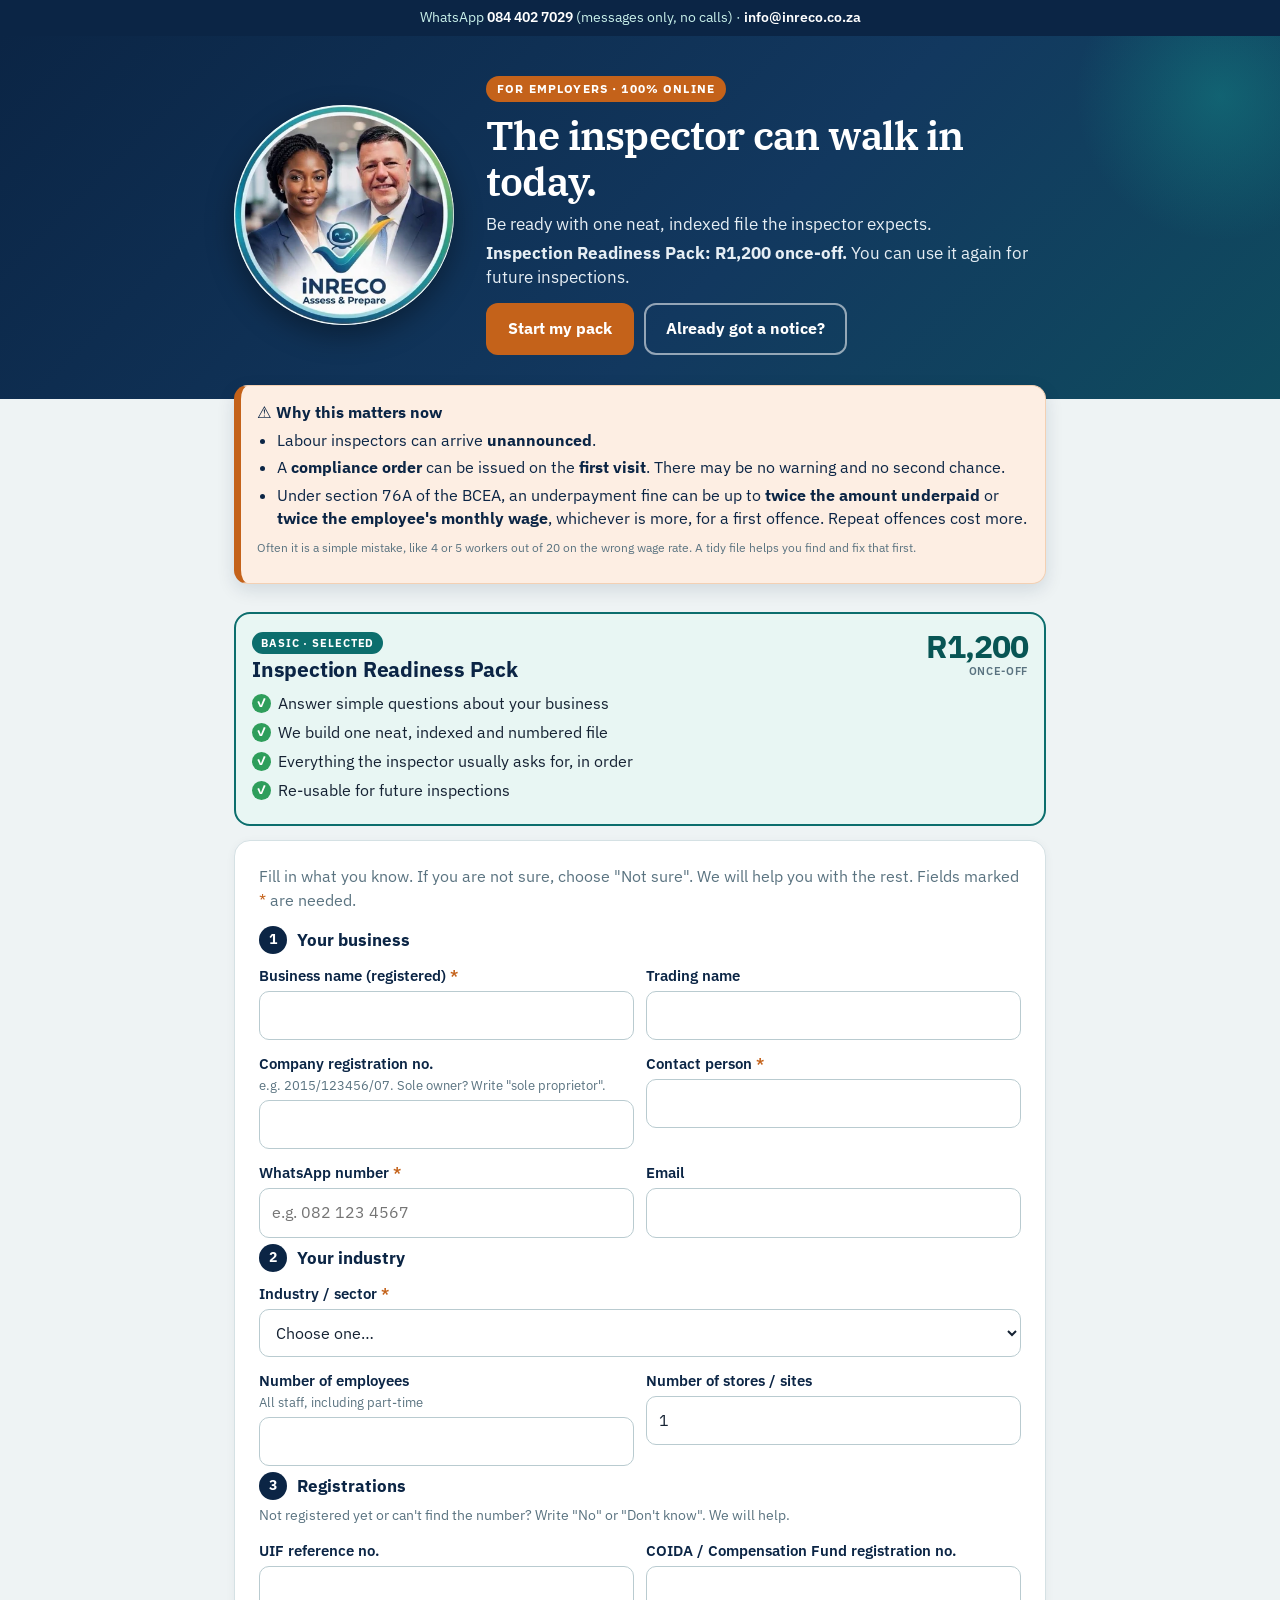
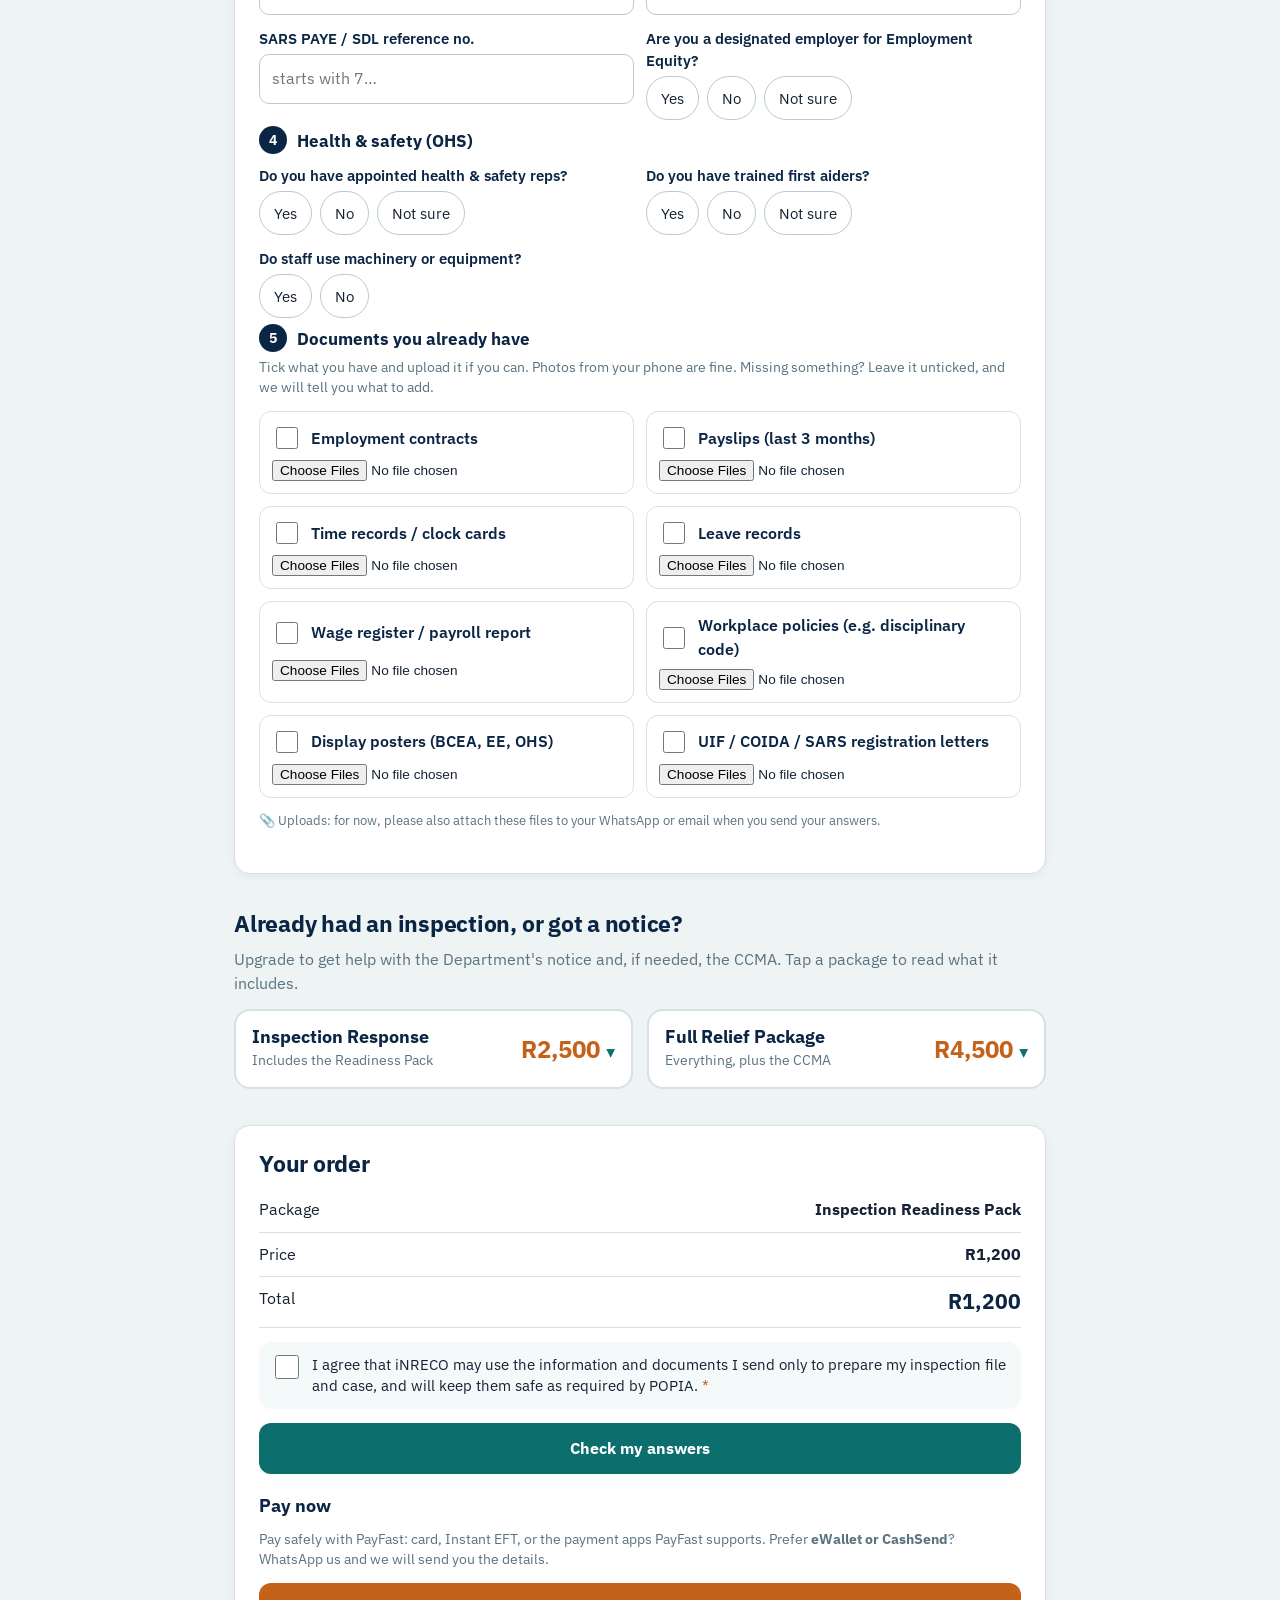
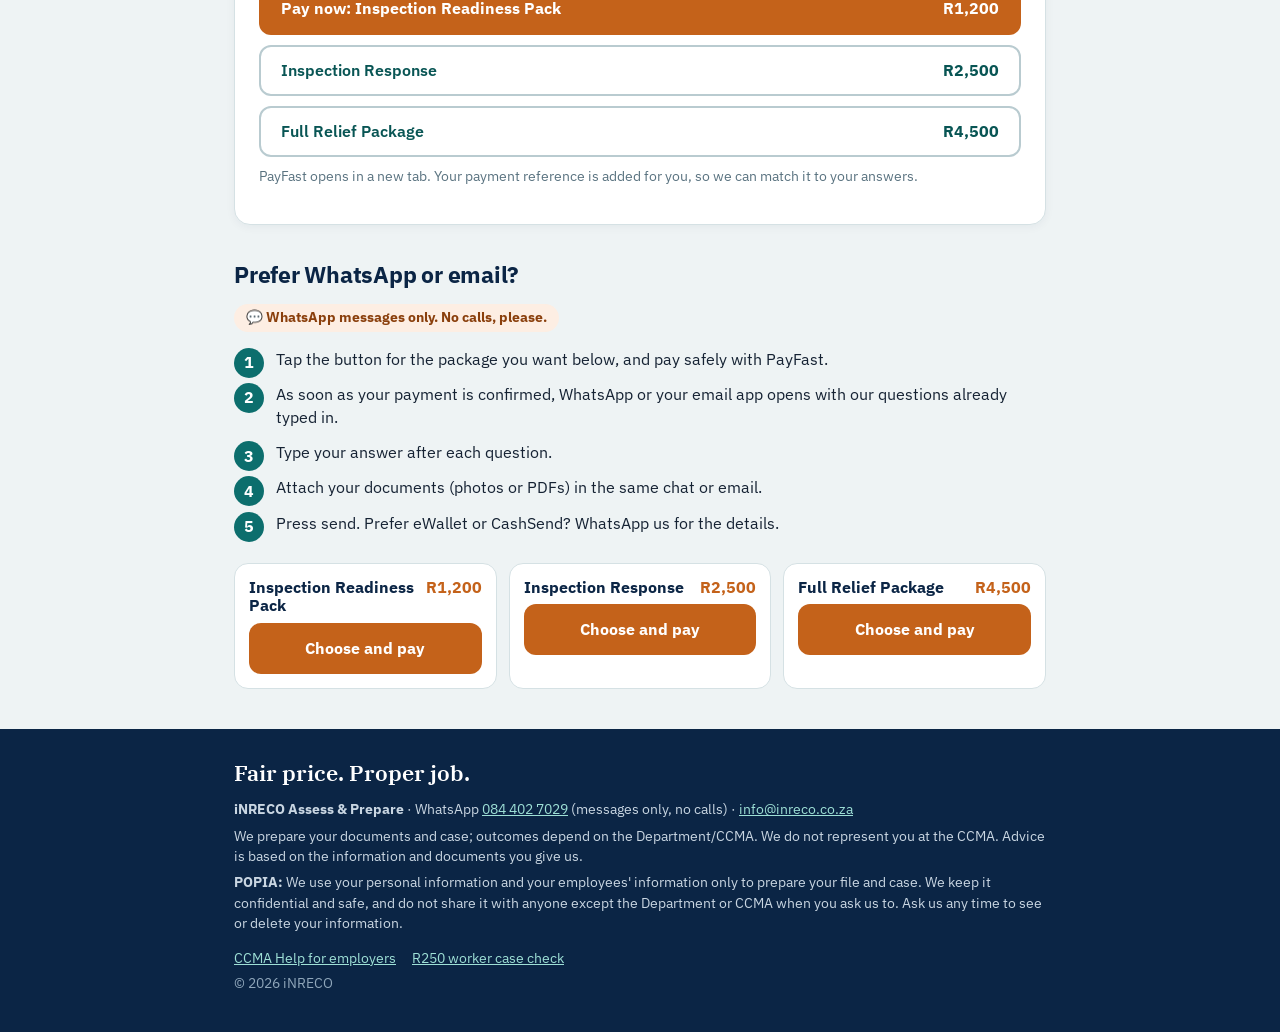
<file: index.html>
<!DOCTYPE html>
<html lang="en-ZA">
<head>
<meta charset="utf-8">
<meta name="viewport" content="width=device-width, initial-scale=1, viewport-fit=cover">
<title>Inspection Readiness Pack | iNRECO Assess &amp; Prepare</title>
<meta name="description" content="Be ready for a Department of Employment and Labour inspection. One neat, indexed file for R1,200 once-off. Help with compliance orders and CCMA referrals.">
<meta name="theme-color" content="#0b2545">
<meta property="og:title" content="Inspection Readiness Pack – R1,200 once-off | iNRECO">
<meta property="og:description" content="The inspector can walk in today. Be ready with one neat, indexed file.">
<meta property="og:image" content="logo.webp">
<link rel="icon" href="logo.webp">
<link rel="stylesheet" href="styles.css">
</head>
<body>

<div class="topbar">WhatsApp <a href="https://wa.me/27844027029" target="_blank" rel="noopener">084 402 7029</a> (messages only, no calls) · <a href="mailto:info@inreco.co.za">info@inreco.co.za</a></div>

<!-- 1. HERO -->
<header class="hero">
  <div class="wrap hero-inner">
    <img class="logo" src="logo.webp" width="220" height="220" alt="iNRECO Assess &amp; Prepare logo">
    <div>
      <span class="pill">For employers · 100% online</span>
      <h1>The inspector can walk in today.</h1>
      <p class="sub">Be ready with one neat, indexed file the inspector expects.</p>
      <p class="sub"><strong>Inspection Readiness Pack: R1,200 once-off.</strong> You can use it again for future inspections.</p>
      <div class="hero-cta">
        <a class="btn btn-primary" href="#start">Start my pack</a>
        <a class="btn btn-ghost" href="#upgrades">Already got a notice?</a>
      </div>
    </div>
  </div>
</header>

<div class="wrap">
  <div class="warn" role="note">
    <strong>⚠ Why this matters now</strong>
    <ul>
      <li>Labour inspectors can arrive <b>unannounced</b>.</li>
      <li>A <b>compliance order</b> can be issued on the <b>first visit</b>. There may be no warning and no second chance.</li>
      <li>Under section 76A of the BCEA, an underpayment fine can be up to <b>twice the amount underpaid</b> or <b>twice the employee's monthly wage</b>, whichever is more, for a first offence. Repeat offences cost more.</li>
    </ul>
    <p class="src">Often it is a simple mistake, like 4 or 5 workers out of 20 on the wrong wage rate. A tidy file helps you find and fix that first.</p>
  </div>
</div>

<main>
<section id="payReturn" hidden style="padding-top:16px">
  <div class="wrap"><div class="card" style="border:2px solid #1f9d8b">
    <h2 id="payReturnTitle">Thank you</h2>
    <p id="payReturnText"></p>
    <div id="payReturnActions"></div>
  </div></div>
</section>
<form id="packForm" novalidate>
<input type="hidden" name="package" id="packageInput" value="basic">

<!-- 2. BASIC PACKAGE -->
<section id="start">
  <div class="wrap">
    <div class="pkg-head">
      <div>
        <span class="tag">Basic · selected</span>
        <h2>Inspection Readiness Pack</h2>
        <ul class="ticks">
          <li>Answer simple questions about your business</li>
          <li>We build one neat, indexed and numbered file</li>
          <li>Everything the inspector usually asks for, in order</li>
          <li>Re-usable for future inspections</li>
        </ul>
      </div>
      <div class="price">R1,200<small>once-off</small></div>
    </div>

    <div class="card" style="margin-top:14px">
      <p class="lead">Fill in what you know. If you are not sure, choose "Not sure". We will help you with the rest. Fields marked <span class="req">*</span> are needed.</p>

      <fieldset>
        <legend><span class="num">1</span>Your business</legend>
        <div class="grid two">
          <div class="field"><label for="f_bizname">Business name (registered) <span class="req">*</span></label><input id="f_bizname" name="business_name" type="text" required autocomplete="organization"></div>
          <div class="field"><label for="f_trading">Trading name</label><input id="f_trading" name="trading_name" type="text"></div>
          <div class="field"><label for="f_regno">Company registration no. <span class="hint">e.g. 2015/123456/07. Sole owner? Write "sole proprietor".</span></label><input id="f_regno" name="registration_no" type="text"></div>
          <div class="field"><label for="f_contact">Contact person <span class="req">*</span></label><input id="f_contact" name="contact_person" type="text" required autocomplete="name"></div>
          <div class="field"><label for="f_wa">WhatsApp number <span class="req">*</span></label><input id="f_wa" name="whatsapp" type="tel" required inputmode="tel" placeholder="e.g. 082 123 4567" autocomplete="tel"></div>
          <div class="field"><label for="f_email">Email</label><input id="f_email" name="email" type="email" autocomplete="email" inputmode="email"></div>
        </div>
      </fieldset>

      <fieldset>
        <legend><span class="num">2</span>Your industry</legend>
        <div class="grid">
          <div class="field">
            <label for="f_sector">Industry / sector <span class="req">*</span></label>
            <select id="f_sector" name="sector" required>
              <option value="">Choose one…</option>
              <option value="retail">Retail (shop)</option>
              <option value="hospitality">Hospitality / restaurant</option>
              <option value="franchise">Franchise retail</option>
              <option value="construction">Construction</option>
              <option value="manufacturing">Manufacturing</option>
              <option value="farming">Farming / agriculture</option>
              <option value="security">Security</option>
              <option value="cleaning">Cleaning</option>
              <option value="domestic">Domestic / household</option>
              <option value="other">Other</option>
            </select>
          </div>

          <div class="cond" id="condCommon" hidden>
            <div class="grid">
              <div><span class="qlabel">Does a bargaining council agreement or sectoral determination apply to you?</span>
                <div class="choices" role="radiogroup">
                  <label class="choice"><input type="radio" name="bc_applies" value="Yes"><span>Yes</span></label>
                  <label class="choice"><input type="radio" name="bc_applies" value="No"><span>No</span></label>
                  <label class="choice"><input type="radio" name="bc_applies" value="Not sure"><span>Not sure</span></label>
                </div>
              </div>
              <div class="field" id="bcWhichWrap" hidden><label for="f_bcwhich">Which one?</label><input id="f_bcwhich" name="bc_which" type="text" placeholder="e.g. MIBCO, BCCEI, Hospitality SD"></div>
            </div>
          </div>

          <div class="cond" data-sector="retail" hidden>
            <div class="grid two">
              <div><span class="qlabel">Do staff work Sundays or public holidays?</span>
                <div class="choices"><label class="choice"><input type="radio" name="retail_sunday" value="Yes"><span>Yes</span></label><label class="choice"><input type="radio" name="retail_sunday" value="No"><span>No</span></label></div></div>
              <div><span class="qlabel">Any commission or incentive pay?</span>
                <div class="choices"><label class="choice"><input type="radio" name="retail_commission" value="Yes"><span>Yes</span></label><label class="choice"><input type="radio" name="retail_commission" value="No"><span>No</span></label></div></div>
            </div>
          </div>

          <div class="cond" data-sector="hospitality" hidden>
            <div class="grid two">
              <div><span class="qlabel">Do staff work on Sundays?</span>
                <div class="choices"><label class="choice"><input type="radio" name="hosp_sunday" value="Yes"><span>Yes</span></label><label class="choice"><input type="radio" name="hosp_sunday" value="No"><span>No</span></label></div></div>
              <div><span class="qlabel">Do staff work at night (after 18:00)?</span>
                <div class="choices"><label class="choice"><input type="radio" name="hosp_night" value="Yes"><span>Yes</span></label><label class="choice"><input type="radio" name="hosp_night" value="No"><span>No</span></label></div></div>
              <div><span class="qlabel">Do you transport night staff home?</span>
                <div class="choices"><label class="choice"><input type="radio" name="hosp_transport" value="Yes"><span>Yes</span></label><label class="choice"><input type="radio" name="hosp_transport" value="No"><span>No</span></label></div></div>
              <div><span class="qlabel">Do staff get tips or a service charge?</span>
                <div class="choices"><label class="choice"><input type="radio" name="hosp_tips" value="Yes"><span>Yes</span></label><label class="choice"><input type="radio" name="hosp_tips" value="No"><span>No</span></label></div></div>
            </div>
          </div>

          <div class="cond" data-sector="franchise" hidden>
            <div class="grid two">
              <div class="field"><label for="f_brand">Franchise brand</label><input id="f_brand" name="franchise_brand" type="text"></div>
              <div><span class="qlabel">Are all stores in the same company name?</span>
                <div class="choices"><label class="choice"><input type="radio" name="franchise_same_entity" value="Yes"><span>Yes</span></label><label class="choice"><input type="radio" name="franchise_same_entity" value="No"><span>No</span></label></div></div>
              <div><span class="qlabel">Do staff work Sundays or public holidays?</span>
                <div class="choices"><label class="choice"><input type="radio" name="franchise_sunday" value="Yes"><span>Yes</span></label><label class="choice"><input type="radio" name="franchise_sunday" value="No"><span>No</span></label></div></div>
            </div>
          </div>

          <div class="cond" data-sector="construction" hidden>
            <div class="grid two">
              <div class="field"><label for="f_cidb">CIDB grade (if any)</label><input id="f_cidb" name="cidb_grade" type="text"></div>
              <div><span class="qlabel">Do you have a site health &amp; safety plan?</span>
                <div class="choices"><label class="choice"><input type="radio" name="constr_hs_plan" value="Yes"><span>Yes</span></label><label class="choice"><input type="radio" name="constr_hs_plan" value="No"><span>No</span></label><label class="choice"><input type="radio" name="constr_hs_plan" value="Not sure"><span>Not sure</span></label></div></div>
              <div><span class="qlabel">Do you use sub-contractors or labour brokers?</span>
                <div class="choices"><label class="choice"><input type="radio" name="constr_subcon" value="Yes"><span>Yes</span></label><label class="choice"><input type="radio" name="constr_subcon" value="No"><span>No</span></label></div></div>
              <div><span class="qlabel">Do you employ fixed-term / per-project workers?</span>
                <div class="choices"><label class="choice"><input type="radio" name="constr_fixed" value="Yes"><span>Yes</span></label><label class="choice"><input type="radio" name="constr_fixed" value="No"><span>No</span></label></div></div>
            </div>
          </div>

          <div class="cond" data-sector="manufacturing" hidden>
            <div class="grid two">
              <div><span class="qlabel">Do you run shifts or night shifts?</span>
                <div class="choices"><label class="choice"><input type="radio" name="manu_shifts" value="Yes"><span>Yes</span></label><label class="choice"><input type="radio" name="manu_shifts" value="No"><span>No</span></label></div></div>
              <div><span class="qlabel">Do you handle hazardous chemicals?</span>
                <div class="choices"><label class="choice"><input type="radio" name="manu_chemicals" value="Yes"><span>Yes</span></label><label class="choice"><input type="radio" name="manu_chemicals" value="No"><span>No</span></label></div></div>
            </div>
          </div>

          <div class="cond" data-sector="farming" hidden>
            <div class="grid two">
              <div class="field"><label for="f_farmtype">Type of farming</label><input id="f_farmtype" name="farm_type" type="text" placeholder="e.g. fruit, livestock, grain"></div>
              <div class="field"><label for="f_seasonal">How many seasonal workers in peak season?</label><input id="f_seasonal" name="farm_seasonal" type="number" min="0" inputmode="numeric"></div>
              <div><span class="qlabel">Do workers live on the farm (housing)?</span>
                <div class="choices"><label class="choice"><input type="radio" name="farm_housing" value="Yes"><span>Yes</span></label><label class="choice"><input type="radio" name="farm_housing" value="No"><span>No</span></label></div></div>
              <div><span class="qlabel">Do you deduct for housing or food from wages?</span>
                <div class="choices"><label class="choice"><input type="radio" name="farm_deductions" value="Yes"><span>Yes</span></label><label class="choice"><input type="radio" name="farm_deductions" value="No"><span>No</span></label></div></div>
              <div><span class="qlabel">Do workers spray chemicals or drive tractors?</span>
                <div class="choices"><label class="choice"><input type="radio" name="farm_machinery" value="Yes"><span>Yes</span></label><label class="choice"><input type="radio" name="farm_machinery" value="No"><span>No</span></label></div></div>
            </div>
          </div>

          <div class="cond" data-sector="security" hidden>
            <div class="grid two">
              <div class="field"><label for="f_psira">PSiRA business registration no.</label><input id="f_psira" name="psira_no" type="text"></div>
              <div><span class="qlabel">Are all guards registered with PSiRA?</span>
                <div class="choices"><label class="choice"><input type="radio" name="psira_guards" value="Yes"><span>Yes</span></label><label class="choice"><input type="radio" name="psira_guards" value="No"><span>No</span></label><label class="choice"><input type="radio" name="psira_guards" value="Not sure"><span>Not sure</span></label></div></div>
              <div><span class="qlabel">Are guards armed?</span>
                <div class="choices"><label class="choice"><input type="radio" name="sec_armed" value="Yes"><span>Yes</span></label><label class="choice"><input type="radio" name="sec_armed" value="No"><span>No</span></label></div></div>
              <div><span class="qlabel">Do guards work 12-hour or night shifts?</span>
                <div class="choices"><label class="choice"><input type="radio" name="sec_shifts" value="Yes"><span>Yes</span></label><label class="choice"><input type="radio" name="sec_shifts" value="No"><span>No</span></label></div></div>
            </div>
          </div>

          <div class="cond" data-sector="cleaning" hidden>
            <div class="grid two">
              <div class="field"><label for="f_clsites">At how many client sites do your cleaners work?</label><input id="f_clsites" name="cleaning_client_sites" type="number" min="0" inputmode="numeric"></div>
              <div><span class="qlabel">Did you take over staff from a previous contractor?</span>
                <div class="choices"><label class="choice"><input type="radio" name="cleaning_takeover" value="Yes"><span>Yes</span></label><label class="choice"><input type="radio" name="cleaning_takeover" value="No"><span>No</span></label></div></div>
            </div>
          </div>

          <div class="cond" data-sector="domestic" hidden>
            <div class="grid two">
              <div class="field"><label for="f_domhrs">Hours worked per week</label><input id="f_domhrs" name="domestic_hours" type="number" min="0" inputmode="numeric"></div>
              <div><span class="qlabel">Does the worker live in?</span>
                <div class="choices"><label class="choice"><input type="radio" name="domestic_livein" value="Yes"><span>Yes</span></label><label class="choice"><input type="radio" name="domestic_livein" value="No"><span>No</span></label></div></div>
              <div><span class="qlabel">Is there a written contract?</span>
                <div class="choices"><label class="choice"><input type="radio" name="domestic_contract" value="Yes"><span>Yes</span></label><label class="choice"><input type="radio" name="domestic_contract" value="No"><span>No</span></label></div></div>
            </div>
          </div>

          <div class="cond" data-sector="other" hidden>
            <div class="field"><label for="f_otherdesc">What does your business do?</label><input id="f_otherdesc" name="other_description" type="text"></div>
          </div>

          <div class="grid two">
            <div class="field"><label for="f_emps">Number of employees <span class="hint">All staff, including part-time</span></label><input id="f_emps" name="employees" type="number" min="1" inputmode="numeric"></div>
            <div class="field"><label for="f_sites">Number of stores / sites</label><input id="f_sites" name="sites" type="number" min="1" value="1" inputmode="numeric"></div>
          </div>
          <p class="note" id="groupNote" hidden>🎉 <b>Group discount:</b> 3 or more stores or sites get <b>15% off each store's pack</b>. The Pay button below charges the group total.</p>
        </div>
      </fieldset>

      <fieldset>
        <legend><span class="num">3</span>Registrations</legend>
        <p class="small" style="margin-top:-4px">Not registered yet or can't find the number? Write "No" or "Don't know". We will help.</p>
        <div class="grid two">
          <div class="field"><label for="f_uif">UIF reference no.</label><input id="f_uif" name="uif_ref" type="text"></div>
          <div class="field"><label for="f_coida">COIDA / Compensation Fund registration no.</label><input id="f_coida" name="coida_ref" type="text"></div>
          <div class="field"><label for="f_paye">SARS PAYE / SDL reference no.</label><input id="f_paye" name="paye_sdl_ref" type="text" placeholder="starts with 7…"></div>
          <div><span class="qlabel">Are you a designated employer for Employment Equity?</span>
            <div class="choices"><label class="choice"><input type="radio" name="ee_designated" value="Yes"><span>Yes</span></label><label class="choice"><input type="radio" name="ee_designated" value="No"><span>No</span></label><label class="choice"><input type="radio" name="ee_designated" value="Not sure"><span>Not sure</span></label></div></div>
        </div>
      </fieldset>

      <fieldset>
        <legend><span class="num">4</span>Health &amp; safety (OHS)</legend>
        <div class="grid two">
          <div><span class="qlabel">Do you have appointed health &amp; safety reps?</span>
            <div class="choices"><label class="choice"><input type="radio" name="ohs_reps" value="Yes"><span>Yes</span></label><label class="choice"><input type="radio" name="ohs_reps" value="No"><span>No</span></label><label class="choice"><input type="radio" name="ohs_reps" value="Not sure"><span>Not sure</span></label></div></div>
          <div><span class="qlabel">Do you have trained first aiders?</span>
            <div class="choices"><label class="choice"><input type="radio" name="ohs_firstaid" value="Yes"><span>Yes</span></label><label class="choice"><input type="radio" name="ohs_firstaid" value="No"><span>No</span></label><label class="choice"><input type="radio" name="ohs_firstaid" value="Not sure"><span>Not sure</span></label></div></div>
          <div><span class="qlabel">Do staff use machinery or equipment?</span>
            <div class="choices"><label class="choice"><input type="radio" name="ohs_machinery" value="Yes"><span>Yes</span></label><label class="choice"><input type="radio" name="ohs_machinery" value="No"><span>No</span></label></div></div>
          <div class="field" id="machWrap" hidden><label for="f_mach">What machinery or equipment?</label><input id="f_mach" name="ohs_machinery_list" type="text" placeholder="e.g. forklift, slicer, grinder"></div>
        </div>
      </fieldset>

      <fieldset>
        <legend><span class="num">5</span>Documents you already have</legend>
        <p class="small" style="margin-top:-4px">Tick what you have and upload it if you can. Photos from your phone are fine. Missing something? Leave it unticked, and we will tell you what to add.</p>
        <div class="grid docs" id="docList"><!-- built by script from DOCS --></div>
        <p class="upload-note">📎 Uploads: <!-- TODO(Lovable): wire file inputs to storage (e.g. Supabase Storage bucket "inspection-uploads") -->for now, please also attach these files to your WhatsApp or email when you send your answers.</p>
      </fieldset>
    </div>
  </div>
</section>

<!-- 3. UPGRADES -->
<section id="upgrades">
  <div class="wrap">
    <h2>Already had an inspection, or got a notice?</h2>
    <p class="lead">Upgrade to get help with the Department's notice and, if needed, the CCMA. Tap a package to read what it includes.</p>

    <div class="upgrades">
      <article class="up" data-pkg="response">
        <button type="button" class="up-toggle" aria-expanded="false" aria-controls="body-response">
          <div><span class="chosen-badge">Chosen</span><h3>Inspection Response</h3><div class="short">Includes the Readiness Pack</div></div>
          <div><span class="up-price">R2,500</span><span class="chev" aria-hidden="true">▾</span></div>
        </button>
        <div class="up-body" id="body-response" hidden>
          <ul class="ticks">
            <li>Everything in the <b>Inspection Readiness Pack</b></li>
            <li>Forward us the notice or compliance order from the Department</li>
            <li>We check it against your file and your payroll</li>
            <li>We work out the <b>real back pay</b> owed to workers</li>
            <li>We draft your written response to the inspector</li>
          </ul>
          <button type="button" class="btn btn-primary btn-block choose-btn" data-pkg="response" style="margin-top:12px">Choose this package</button>
        </div>
      </article>

      <article class="up" data-pkg="relief">
        <button type="button" class="up-toggle" aria-expanded="false" aria-controls="body-relief">
          <div><span class="chosen-badge">Chosen</span><h3>Full Relief Package</h3><div class="short">Everything, plus the CCMA</div></div>
          <div><span class="up-price">R4,500</span><span class="chev" aria-hidden="true">▾</span></div>
        </button>
        <div class="up-body" id="body-relief" hidden>
          <ul class="ticks">
            <li>Everything in <b>Inspection Response</b> (and the Readiness Pack)</li>
            <li>CCMA referral on <b>Form 7.11</b> under <b>section 69(5) of the BCEA</b>, served on the Department and the inspector</li>
            <li>A short file on each contravention and the fine</li>
            <li>A request for relief: pay in instalments, or show it was an oversight, not wilful</li>
            <li>Full CCMA preparation for you: what happens on the day, conciliation and settlement, "without prejudice" talks, arbitration, being sworn in as a witness, and which evidence to bring</li>
          </ul>
          <p class="small">We prepare you and your documents. We do not appear for you at the CCMA.</p>
          <button type="button" class="btn btn-primary btn-block choose-btn" data-pkg="relief" style="margin-top:12px">Choose this package</button>
        </div>
      </article>
    </div>
    <p class="basic-switch" id="basicSwitch" hidden>Only need the basic pack? <button type="button" id="backToBasic">Go back to the R1,200 pack</button></p>

    <!-- Extra fields for upgrades -->
    <div class="extra" id="extraResponse" hidden>
      <h3>About your inspection and notice</h3>
      <div class="deadline" role="alert">
        <span class="big">⏰ Watch the deadline in your order</span>
        To challenge a compliance order you must refer it within the deadline written in the order. If you miss it, you must comply. <b>Send it to us the same day you get it.</b>
        <span id="daysLeft" hidden></span>
      </div>
      <div class="grid two" style="margin-top:14px">
        <div class="field"><label for="f_insdate">Date of inspection</label><input id="f_insdate" name="inspection_date" type="date"></div>
        <div class="field"><label for="f_inspector">Inspector's name and labour office</label><input id="f_inspector" name="inspector_office" type="text"></div>
        <div class="field"><label for="f_notice">What did you receive?</label>
          <select id="f_notice" name="notice_type">
            <option value="">Choose one…</option>
            <option>Compliance order</option>
            <option>Contravention notice</option>
            <option>Undertaking</option>
            <option>Not sure</option>
          </select></div>
        <div class="field"><label for="f_recv">Date you received it</label><input id="f_recv" name="notice_received" type="date"></div>
        <div class="field"><label for="f_deadline">Deadline written in the order</label><input id="f_deadline" name="notice_deadline" type="date"></div>
        <div class="field"><label for="f_affected">Number of employees affected</label><input id="f_affected" name="employees_affected" type="number" min="0" inputmode="numeric"></div>
        <div class="field"><label for="f_fines">Amount claimed as fines (R)</label><input id="f_fines" name="amount_fines" type="text" inputmode="decimal" placeholder="e.g. 85 000"></div>
        <div class="field"><label for="f_backpay">Amount claimed as back pay to workers (R)</label><input id="f_backpay" name="amount_backpay" type="text" inputmode="decimal" placeholder="e.g. 18 500"></div>
      </div>
      <div class="field" style="margin-top:12px"><label for="f_noticefiles">Upload the notice / order and any emails from the Department</label><input id="f_noticefiles" name="notice_files" type="file" multiple accept="image/*,.pdf,.doc,.docx,.eml,.msg"></div>
      <div class="field" style="margin-top:12px"><label for="f_what">In a few words, what happened? <span class="hint">Was it a mistake or oversight? e.g. "4 of 20 staff were on last year's rate."</span></label><textarea id="f_what" name="what_happened"></textarea></div>

      <div id="extraRelief" hidden>
        <h3 style="margin-top:18px">For the Full Relief Package</h3>
        <div class="grid two">
          <div><span class="qlabel">Have you paid anything yet?</span>
            <div class="choices"><label class="choice"><input type="radio" name="paid_status" value="Not paid"><span>Not paid</span></label><label class="choice"><input type="radio" name="paid_status" value="Partly paid"><span>Partly paid</span></label><label class="choice"><input type="radio" name="paid_status" value="Fully paid"><span>Fully paid</span></label></div></div>
          <div><span class="qlabel">Can you pay the workers' back pay now?</span>
            <div class="choices"><label class="choice"><input type="radio" name="backpay_now" value="Yes"><span>Yes</span></label><label class="choice"><input type="radio" name="backpay_now" value="No"><span>No</span></label><label class="choice"><input type="radio" name="backpay_now" value="Some of it"><span>Some of it</span></label></div></div>
          <div><span class="qlabel">Would you prefer to pay in instalments?</span>
            <div class="choices"><label class="choice"><input type="radio" name="instalments" value="Yes"><span>Yes</span></label><label class="choice"><input type="radio" name="instalments" value="No"><span>No</span></label></div></div>
          <div><span class="qlabel">Is this your first time at the CCMA?</span>
            <div class="choices"><label class="choice"><input type="radio" name="first_ccma" value="Yes"><span>Yes</span></label><label class="choice"><input type="radio" name="first_ccma" value="No"><span>No</span></label></div></div>
        </div>
      </div>
    </div>
  </div>
</section>

<!-- 4. ORDER SUMMARY -->
<section id="summary">
  <div class="wrap">
    <div class="card">
      <h2>Your order</h2>
      <div class="summary-row"><span>Package</span><b id="sumName">Inspection Readiness Pack</b></div>
      <div class="summary-row"><span>Price</span><b id="sumPrice">R1,200</b></div>
      <div class="summary-row" id="sumGroupRow" hidden><span>Group discount</span><b id="sumGroup"></b></div>
      <div class="summary-row"><span>Total</span><span class="summary-total" id="sumTotal">R1,200</span></div>

      <div class="consent" style="margin-top:14px">
        <input type="checkbox" id="f_popia" name="popia_consent" value="Yes" required form="packForm">
        <label for="f_popia">I agree that iNRECO may use the information and documents I send only to prepare my inspection file and case, and will keep them safe as required by POPIA. <span class="req">*</span></label>
      </div>

      <div class="errors" id="errors" hidden></div>
      <button type="submit" class="btn btn-teal btn-block" style="margin-top:14px" id="submitBtn">Check my answers</button>

      <div id="result" hidden style="margin-top:16px">
        <h3>✅ Your answers are ready</h3>
        <p class="small">After payment you send them to us by WhatsApp or email. Then attach your documents in the same chat or email.</p>
        <pre id="resultText"></pre>
        <p class="small" style="margin-top:10px">🔒 Next: pay below. As soon as PayFast confirms your payment, the WhatsApp and email buttons open at the top of this page, with your answers already typed in.</p>
      </div>

      <h3 style="margin-top:22px">Pay now</h3>
      <p class="small">Pay safely with PayFast: card, Instant EFT, or the payment apps PayFast supports. Prefer <b>eWallet or CashSend</b>? WhatsApp us and we will send you the details.</p>
      <div class="paylist" id="payList"><!-- built by script --></div>
      <p class="small" id="groupPayNote" hidden style="margin-top:10px">The Pay button charges your group total. We check the number of stores before we start.</p>
      <p class="small" style="margin-top:10px">PayFast opens in a new tab. Your payment reference is added for you, so we can match it to your answers.</p>
    </div>
  </div>
</section>
</form>

<!-- 5. WHATSAPP / EMAIL -->
<section id="whatsapp">
  <div class="wrap">
    <h2>Prefer WhatsApp or email?</h2>
    <p><span class="nocalls">💬 WhatsApp messages only. No calls, please.</span></p>
    <ol class="steps">
      <li>Tap the button for the package you want below, and pay safely with PayFast.</li>
      <li>As soon as your payment is confirmed, WhatsApp or your email app opens with our questions already typed in.</li>
      <li>Type your answer after each question.</li>
      <li>Attach your documents (photos or PDFs) in the same chat or email.</li>
      <li>Press send. Prefer eWallet or CashSend? WhatsApp us for the details.</li>
    </ol>
    <div class="contact-grid" id="contactGrid"><!-- built by script --></div>
  </div>
</section>
</main>

<div class="sticky" id="sticky">
  <div><div class="lbl" id="stickyName">Inspection Readiness Pack</div><div class="val" id="stickyPrice">R1,200</div></div>
  <a class="btn btn-primary" href="#summary">Continue</a>
</div>

<!-- 7. FOOTER -->
<footer>
  <div class="wrap">
    <p class="motto">Fair price. Proper job.</p>
    <p><b>iNRECO Assess &amp; Prepare</b> · WhatsApp <a href="https://wa.me/27844027029" target="_blank" rel="noopener">084 402 7029</a> (messages only, no calls) · <a href="mailto:info@inreco.co.za">info@inreco.co.za</a></p>
    <p>We prepare your documents and case; outcomes depend on the Department/CCMA. We do not represent you at the CCMA. Advice is based on the information and documents you give us.</p>
    <p><b>POPIA:</b> We use your personal information and your employees' information only to prepare your file and case. We keep it confidential and safe, and do not share it with anyone except the Department or CCMA when you ask us to. Ask us any time to see or delete your information.</p>
    <p class="site-nav">
      <a href="employer">CCMA Help for employers</a>
      <a href="worker">R250 worker case check</a>
    </p>
    <p class="small" style="color:#8fa6ba">© <span id="yr">2026</span> iNRECO</p>
  </div>
</footer>

<script src="checkout.js"></script>
<script src="app.js"></script>
</body>
</html>
</file>
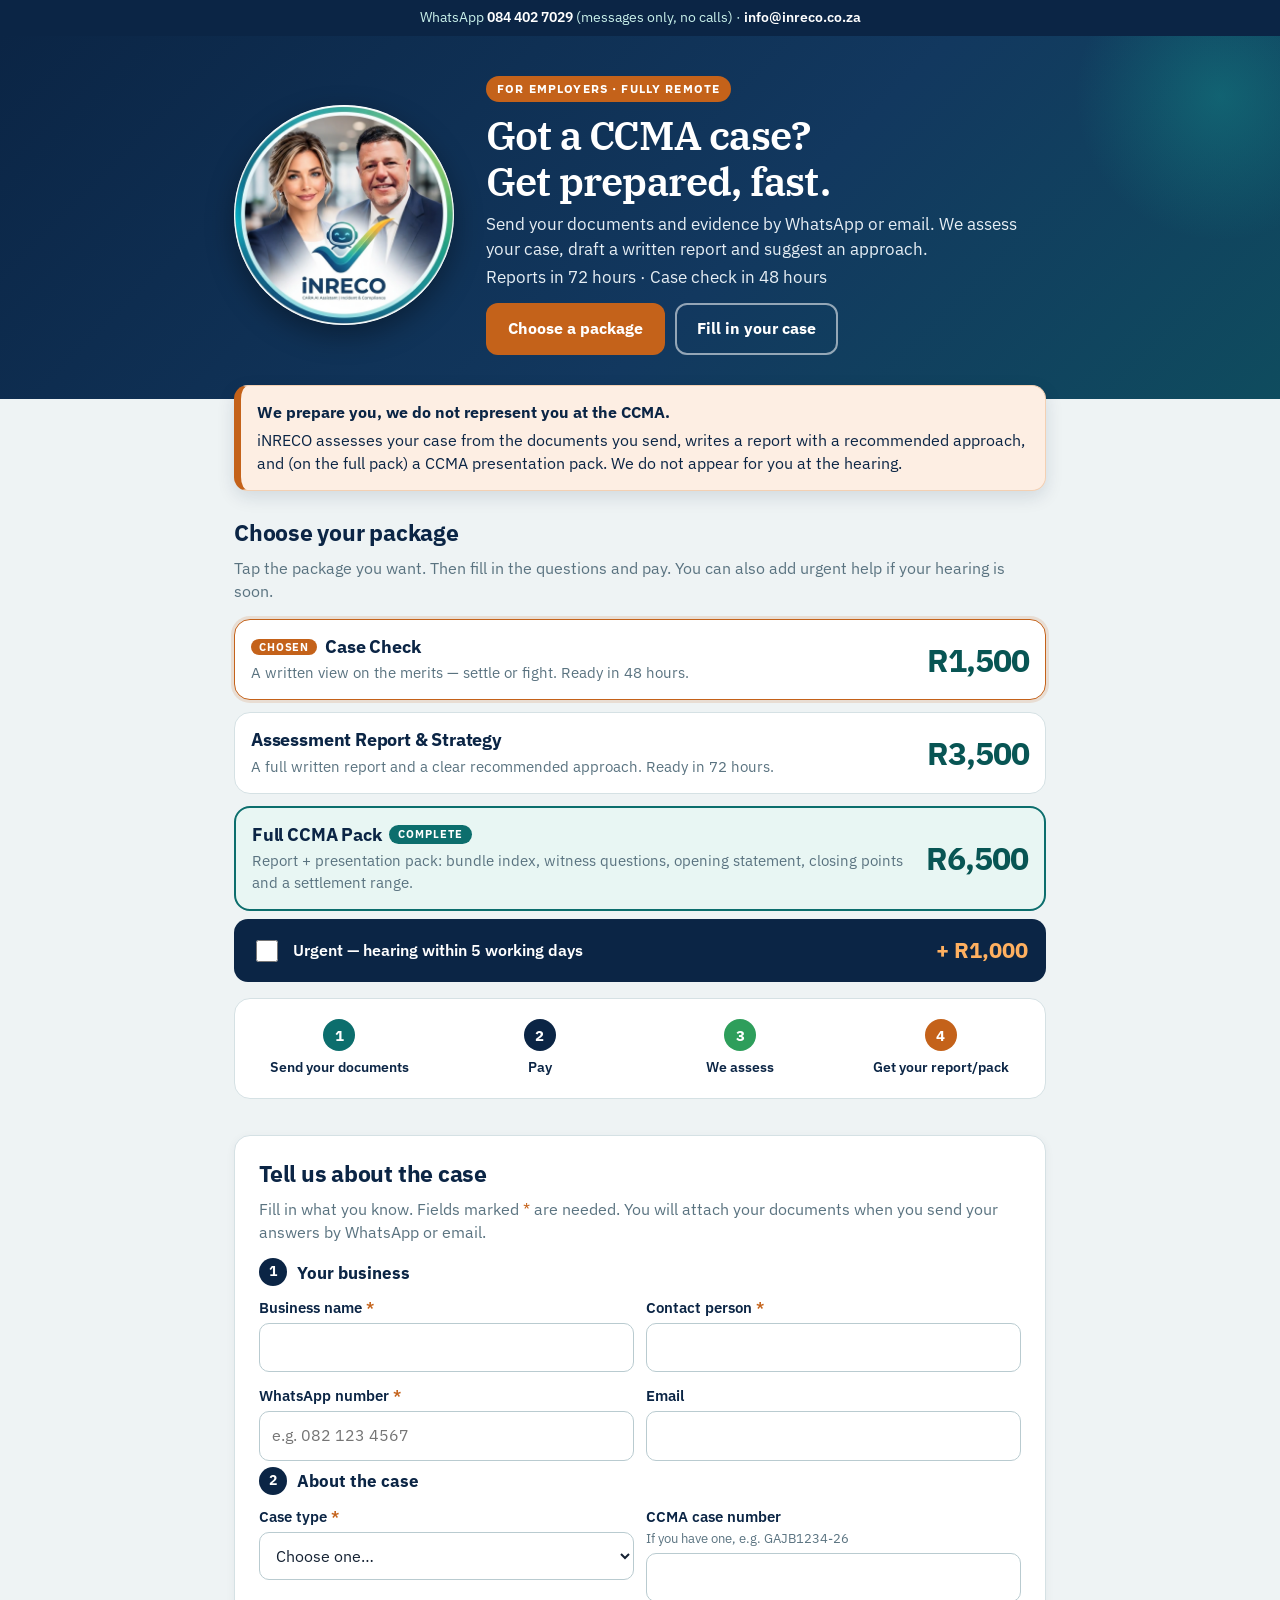
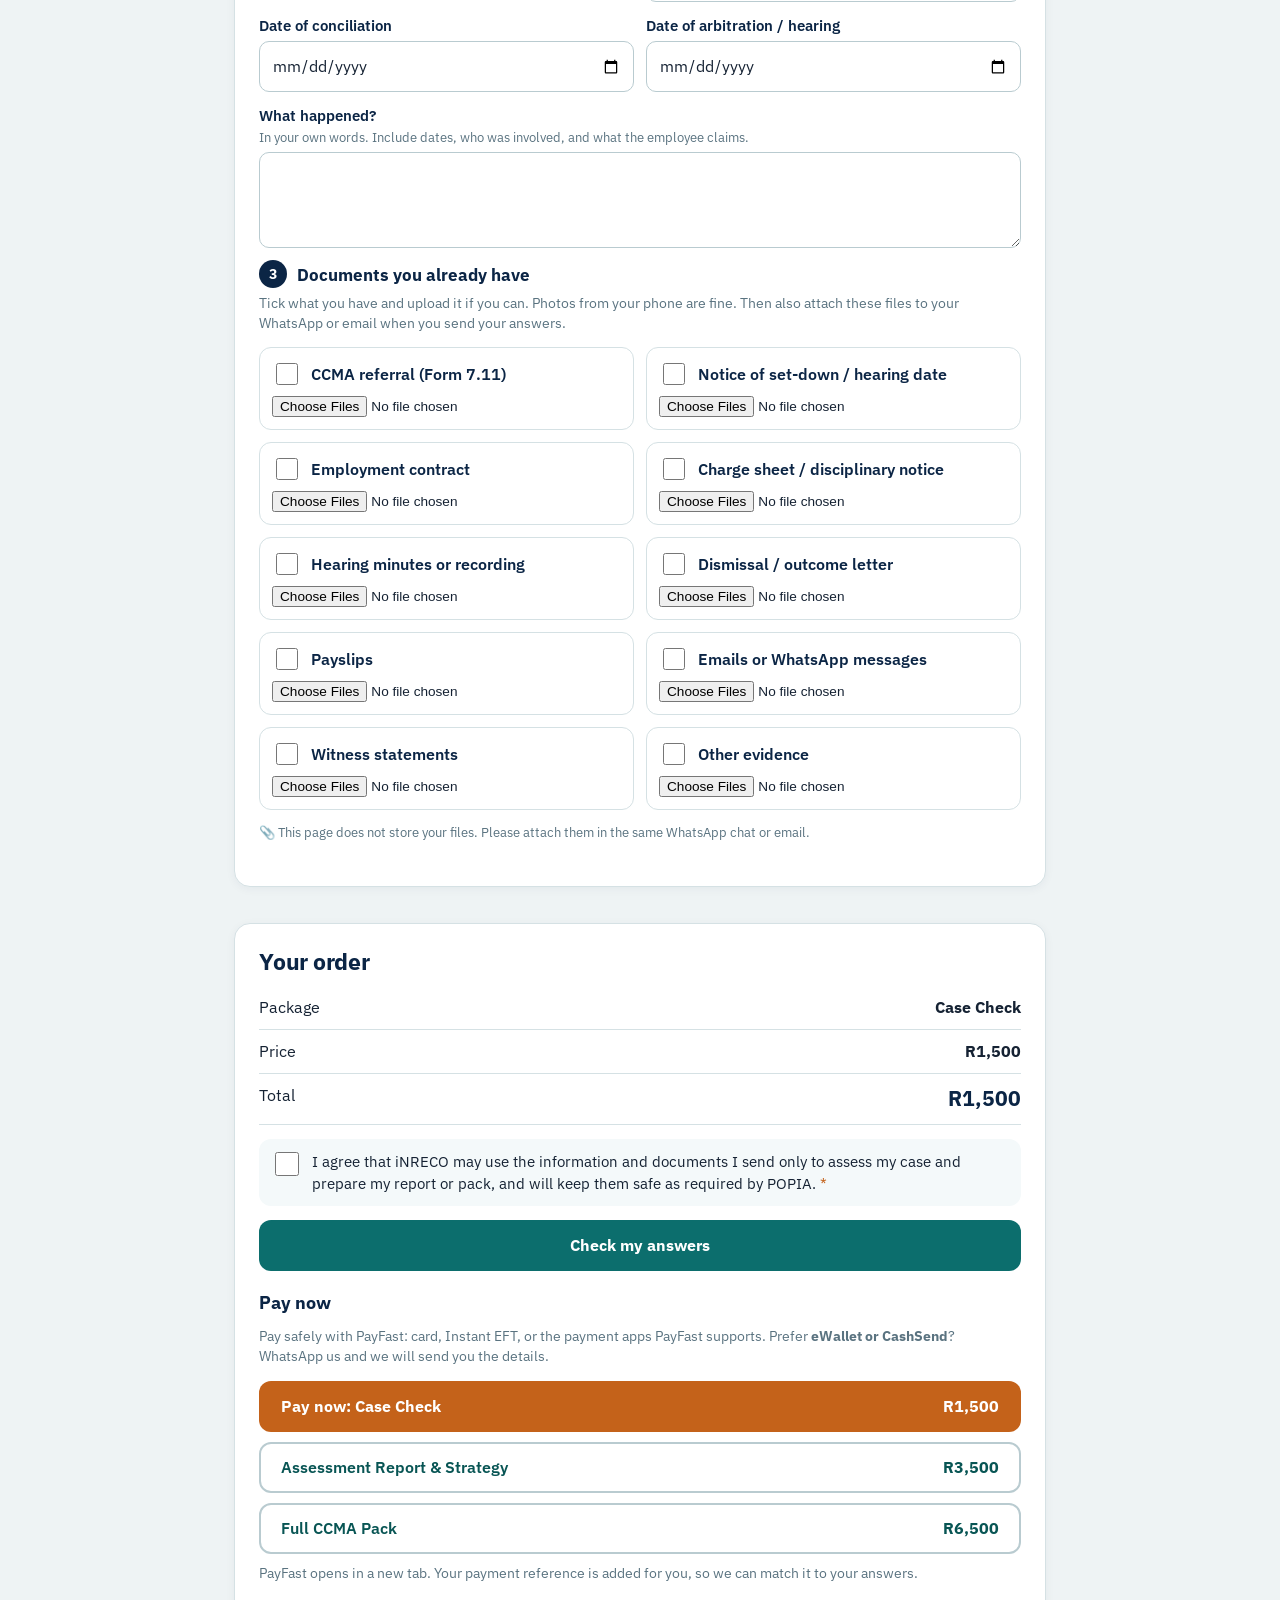
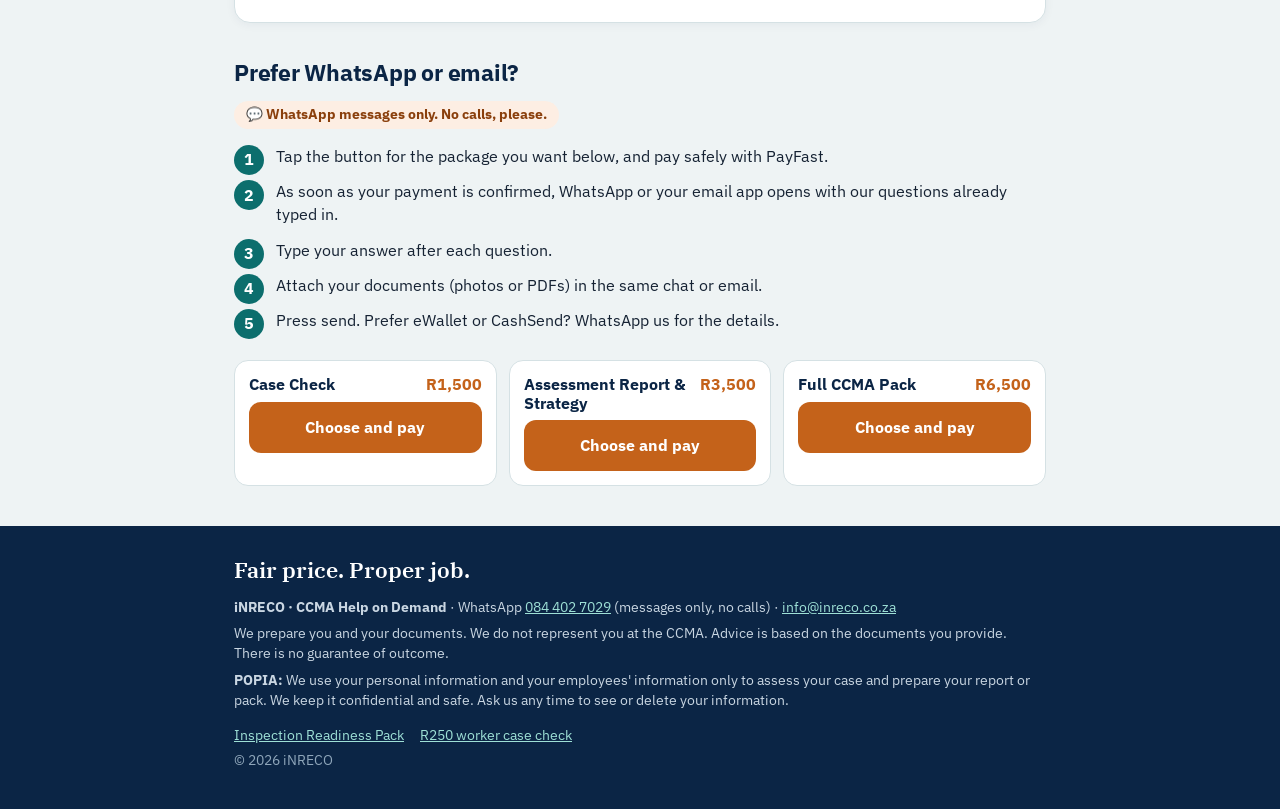
<file: employer.html>
<!DOCTYPE html>
<html lang="en-ZA">
<head>
<meta charset="utf-8">
<meta name="viewport" content="width=device-width, initial-scale=1, viewport-fit=cover">
<title>CCMA Help on Demand for Employers | iNRECO</title>
<meta name="description" content="Got a CCMA case? We assess your documents, write a report and a recommended approach, and prepare a CCMA presentation pack. Fully remote. We do not represent you at the CCMA.">
<meta name="theme-color" content="#0b2545">
<meta property="og:title" content="CCMA Help on Demand for Employers | iNRECO">
<meta property="og:description" content="Case Check R1,500 · Assessment Report &amp; Strategy R3,500 · Full CCMA Pack R6,500. We prepare you; we do not represent you at the CCMA.">
<meta property="og:image" content="logo-employer.webp">
<link rel="icon" href="logo-employer.webp">
<link rel="stylesheet" href="styles.css">
</head>
<body class="page-employer">

<div class="topbar">WhatsApp <a href="https://wa.me/27844027029" target="_blank" rel="noopener">084 402 7029</a> (messages only, no calls) · <a href="mailto:info@inreco.co.za">info@inreco.co.za</a></div>

<header class="hero">
  <div class="wrap hero-inner">
    <img class="logo" src="logo-employer.webp" width="220" height="220" alt="iNRECO CARA logo">
    <div>
      <span class="pill">For employers · Fully remote</span>
      <h1>Got a CCMA case?<br>Get prepared, fast.</h1>
      <p class="sub">Send your documents and evidence by WhatsApp or email. We assess your case, draft a written report and suggest an approach.</p>
      <p class="sub">Reports in 72 hours · Case check in 48 hours</p>
      <div class="hero-cta">
        <a class="btn btn-primary" href="#packages">Choose a package</a>
        <a class="btn btn-ghost" href="#start">Fill in your case</a>
      </div>
    </div>
  </div>
</header>

<div class="wrap">
  <div class="warn" role="note" style="margin-top:-14px">
    <strong>We prepare you, we do not represent you at the CCMA.</strong>
    iNRECO assesses your case from the documents you send, writes a report with a recommended approach, and (on the full pack) a CCMA presentation pack. We do not appear for you at the hearing.
  </div>
</div>

<main>
<section id="payReturn" hidden style="padding-top:16px">
  <div class="wrap"><div class="card" style="border:2px solid #1f9d8b">
    <h2 id="payReturnTitle">Thank you</h2>
    <p id="payReturnText"></p>
    <div id="payReturnActions"></div>
  </div></div>
</section>

<section id="packages">
  <div class="wrap">
    <h2>Choose your package</h2>
    <p class="lead">Tap the package you want. Then fill in the questions and pay. You can also add urgent help if your hearing is soon.</p>
    <div class="pack-grid">
      <button type="button" class="pack-card selected" data-pkg="check">
        <h2><span class="chosen">Chosen</span> Case Check</h2>
        <div class="price">R1,500</div>
        <p>A written view on the merits — settle or fight. Ready in 48 hours.</p>
      </button>
      <button type="button" class="pack-card" data-pkg="strategy">
        <h2><span class="chosen">Chosen</span> Assessment Report &amp; Strategy</h2>
        <div class="price">R3,500</div>
        <p>A full written report and a clear recommended approach. Ready in 72 hours.</p>
      </button>
      <button type="button" class="pack-card featured" data-pkg="full">
        <h2><span class="chosen">Chosen</span> Full CCMA Pack <span class="tag">Complete</span></h2>
        <div class="price">R6,500</div>
        <p>Report + presentation pack: bundle index, witness questions, opening statement, closing points and a settlement range.</p>
      </button>
    </div>
    <label class="urgent-bar" id="urgentBar">
      <input type="checkbox" id="f_urgent" name="urgent" form="packForm" value="Yes" data-label="Urgent — hearing within 5 working days">
      <span class="urgent-copy">Urgent — hearing within 5 working days</span>
      <span class="amt">+ R1,000</span>
    </label>
    <ol class="flow">
      <li><span class="num">1</span><span>Send your documents</span></li>
      <li><span class="num">2</span><span>Pay</span></li>
      <li><span class="num">3</span><span>We assess</span></li>
      <li><span class="num">4</span><span>Get your report/pack</span></li>
    </ol>
  </div>
</section>

<form id="packForm" novalidate>
<input type="hidden" name="package" id="packageInput" value="check">

<section id="start">
  <div class="wrap">
    <div class="card">
      <h2>Tell us about the case</h2>
      <p class="lead">Fill in what you know. Fields marked <span class="req">*</span> are needed. You will attach your documents when you send your answers by WhatsApp or email.</p>

      <fieldset>
        <legend><span class="num">1</span>Your business</legend>
        <div class="grid two">
          <div class="field"><label for="f_bizname">Business name <span class="req">*</span></label><input id="f_bizname" name="business_name" type="text" required autocomplete="organization"></div>
          <div class="field"><label for="f_contact">Contact person <span class="req">*</span></label><input id="f_contact" name="contact_person" type="text" required autocomplete="name"></div>
          <div class="field"><label for="f_wa">WhatsApp number <span class="req">*</span></label><input id="f_wa" name="whatsapp" type="tel" required inputmode="tel" placeholder="e.g. 082 123 4567" autocomplete="tel"></div>
          <div class="field"><label for="f_email">Email</label><input id="f_email" name="email" type="email" autocomplete="email" inputmode="email"></div>
        </div>
      </fieldset>

      <fieldset>
        <legend><span class="num">2</span>About the case</legend>
        <div class="grid two">
          <div class="field">
            <label for="f_casetype">Case type <span class="req">*</span></label>
            <select id="f_casetype" name="case_type" required>
              <option value="">Choose one…</option>
              <option>Unfair dismissal</option>
              <option>Unfair labour practice</option>
              <option>Retrenchment</option>
              <option>Unfair discrimination</option>
              <option>Other</option>
            </select>
          </div>
          <div class="field"><label for="f_caseno">CCMA case number <span class="hint">If you have one, e.g. GAJB1234-26</span></label><input id="f_caseno" name="ccma_case_no" type="text"></div>
          <div class="field"><label for="f_conciliation">Date of conciliation</label><input id="f_conciliation" name="conciliation_date" type="date"></div>
          <div class="field"><label for="f_arbitration">Date of arbitration / hearing</label><input id="f_arbitration" name="arbitration_date" type="date"></div>
        </div>
        <div class="field" style="margin-top:12px"><label for="f_what">What happened? <span class="hint">In your own words. Include dates, who was involved, and what the employee claims.</span></label><textarea id="f_what" name="what_happened"></textarea></div>
      </fieldset>

      <fieldset>
        <legend><span class="num">3</span>Documents you already have</legend>
        <p class="small" style="margin-top:-4px">Tick what you have and upload it if you can. Photos from your phone are fine. Then also attach these files to your WhatsApp or email when you send your answers.</p>
        <div class="grid docs" id="docList"></div>
        <p class="upload-note">📎 This page does not store your files. Please attach them in the same WhatsApp chat or email.</p>
      </fieldset>
    </div>
  </div>
</section>

<section id="summary">
  <div class="wrap">
    <div class="card">
      <h2>Your order</h2>
      <div class="summary-row"><span>Package</span><b id="sumName">Case Check</b></div>
      <div class="summary-row"><span>Price</span><b id="sumPrice">R1,500</b></div>
      <div class="summary-row" id="sumUrgentRow" hidden><span>Urgent add-on</span><b id="sumUrgent"></b></div>
      <div class="summary-row"><span>Total</span><span class="summary-total" id="sumTotal">R1,500</span></div>

      <div class="consent" style="margin-top:14px">
        <input type="checkbox" id="f_popia" name="popia_consent" value="Yes" required>
        <label for="f_popia">I agree that iNRECO may use the information and documents I send only to assess my case and prepare my report or pack, and will keep them safe as required by POPIA. <span class="req">*</span></label>
      </div>

      <div class="errors" id="errors" hidden></div>
      <button type="submit" class="btn btn-teal btn-block" style="margin-top:14px" id="submitBtn">Check my answers</button>

      <div id="result" hidden style="margin-top:16px">
        <h3>✅ Your answers are ready</h3>
        <p class="small">After payment you send them to us by WhatsApp or email. Then attach your documents in the same chat or email.</p>
        <pre id="resultText"></pre>
        <p class="small" style="margin-top:10px">🔒 Next: pay below. As soon as PayFast confirms your payment, the WhatsApp and email buttons open at the top of this page, with your answers already typed in.</p>
      </div>

      <h3 style="margin-top:22px">Pay now</h3>
      <p class="small">Pay safely with PayFast: card, Instant EFT, or the payment apps PayFast supports. Prefer <b>eWallet or CashSend</b>? WhatsApp us and we will send you the details.</p>
      <div class="paylist" id="payList"></div>
      <p class="small" style="margin-top:10px">PayFast opens in a new tab. Your payment reference is added for you, so we can match it to your answers.</p>
    </div>
  </div>
</section>
</form>

<section id="whatsapp">
  <div class="wrap">
    <h2>Prefer WhatsApp or email?</h2>
    <p><span class="nocalls">💬 WhatsApp messages only. No calls, please.</span></p>
    <ol class="steps">
      <li>Tap the button for the package you want below, and pay safely with PayFast.</li>
      <li>As soon as your payment is confirmed, WhatsApp or your email app opens with our questions already typed in.</li>
      <li>Type your answer after each question.</li>
      <li>Attach your documents (photos or PDFs) in the same chat or email.</li>
      <li>Press send. Prefer eWallet or CashSend? WhatsApp us for the details.</li>
    </ol>
    <div class="contact-grid" id="contactGrid"></div>
  </div>
</section>
</main>

<div class="sticky" id="sticky">
  <div><div class="lbl" id="stickyName">Case Check</div><div class="val" id="stickyPrice">R1,500</div></div>
  <a class="btn btn-primary" href="#summary">Continue</a>
</div>

<footer>
  <div class="wrap">
    <p class="motto">Fair price. Proper job.</p>
    <p><b>iNRECO · CCMA Help on Demand</b> · WhatsApp <a href="https://wa.me/27844027029" target="_blank" rel="noopener">084 402 7029</a> (messages only, no calls) · <a href="mailto:info@inreco.co.za">info@inreco.co.za</a></p>
    <p>We prepare you and your documents. We do not represent you at the CCMA. Advice is based on the documents you provide. There is no guarantee of outcome.</p>
    <p><b>POPIA:</b> We use your personal information and your employees' information only to assess your case and prepare your report or pack. We keep it confidential and safe. Ask us any time to see or delete your information.</p>
    <p class="site-nav">
      <a href="./">Inspection Readiness Pack</a>
      <a href="worker">R250 worker case check</a>
    </p>
    <p class="small" style="color:#8fa6ba">© <span id="yr">2026</span> iNRECO</p>
  </div>
</footer>

<script src="checkout.js"></script>
<script src="employer.js"></script>
</body>
</html>
</file>
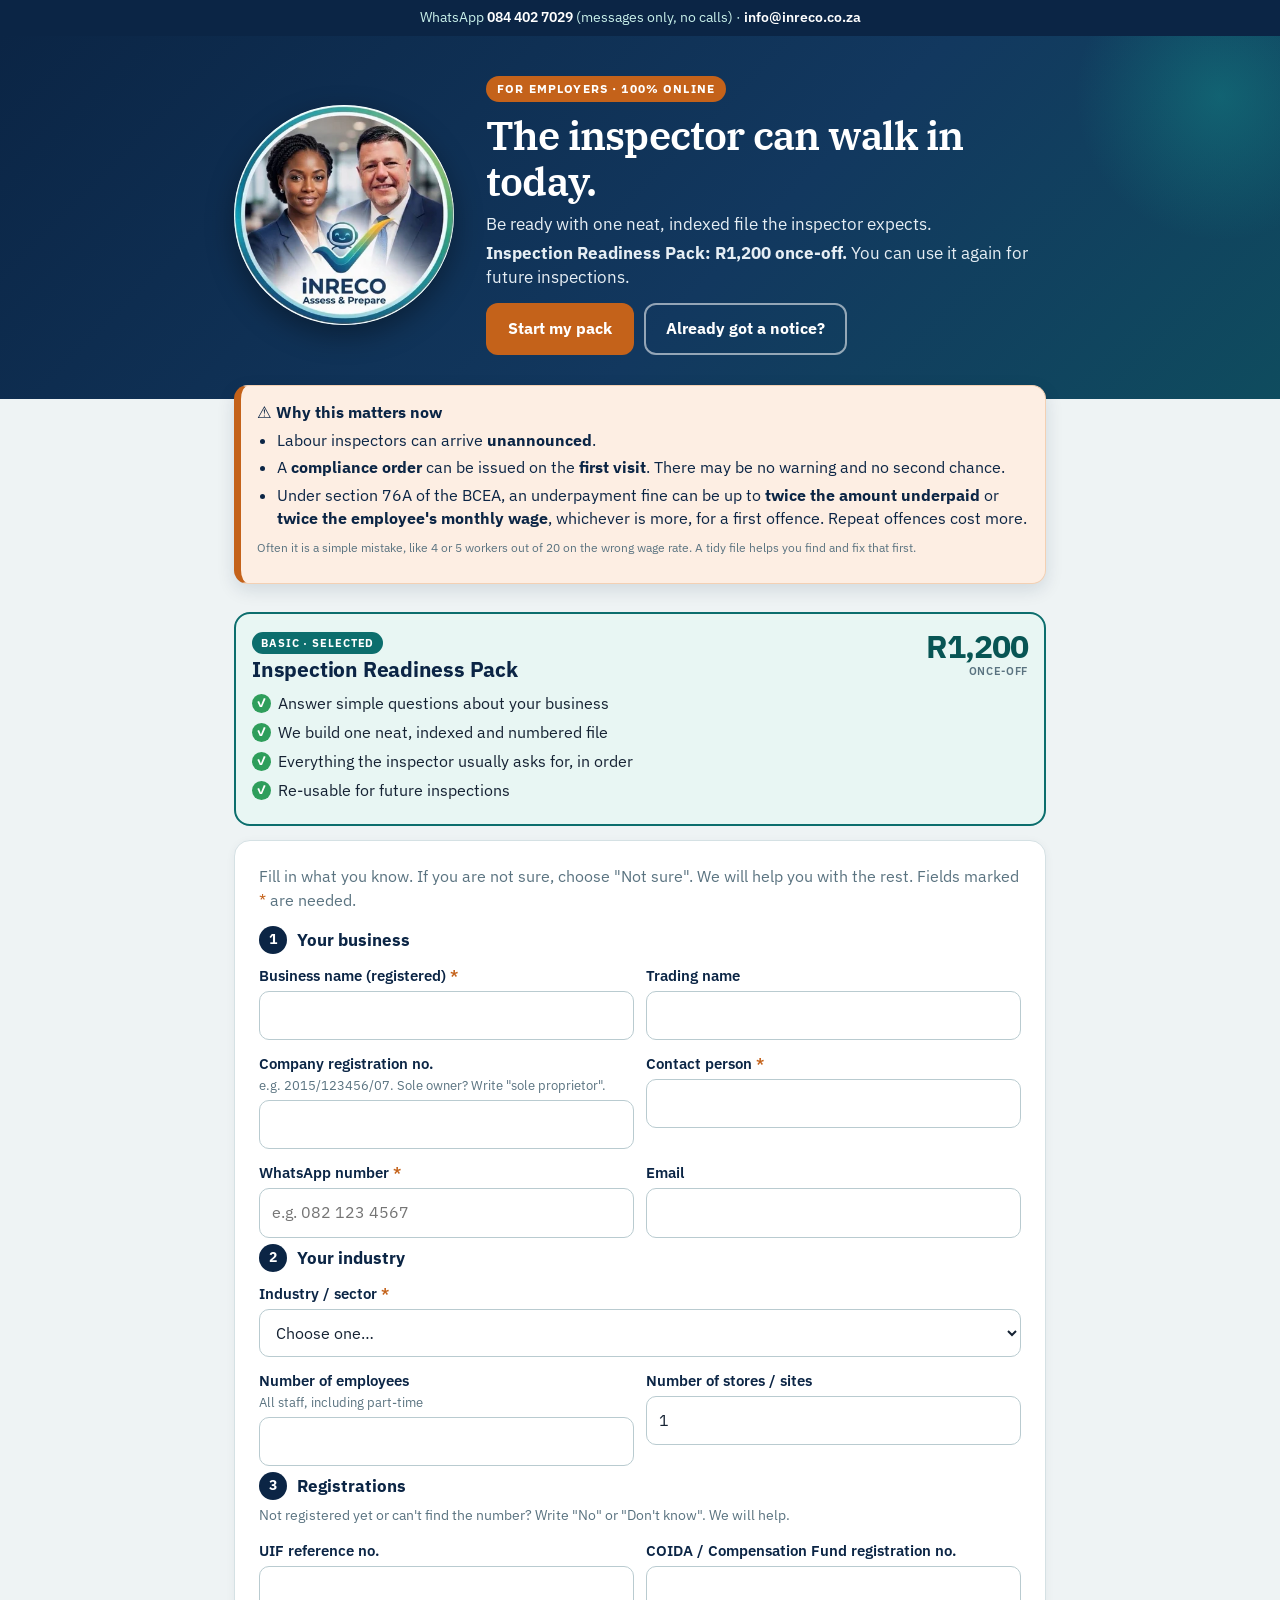
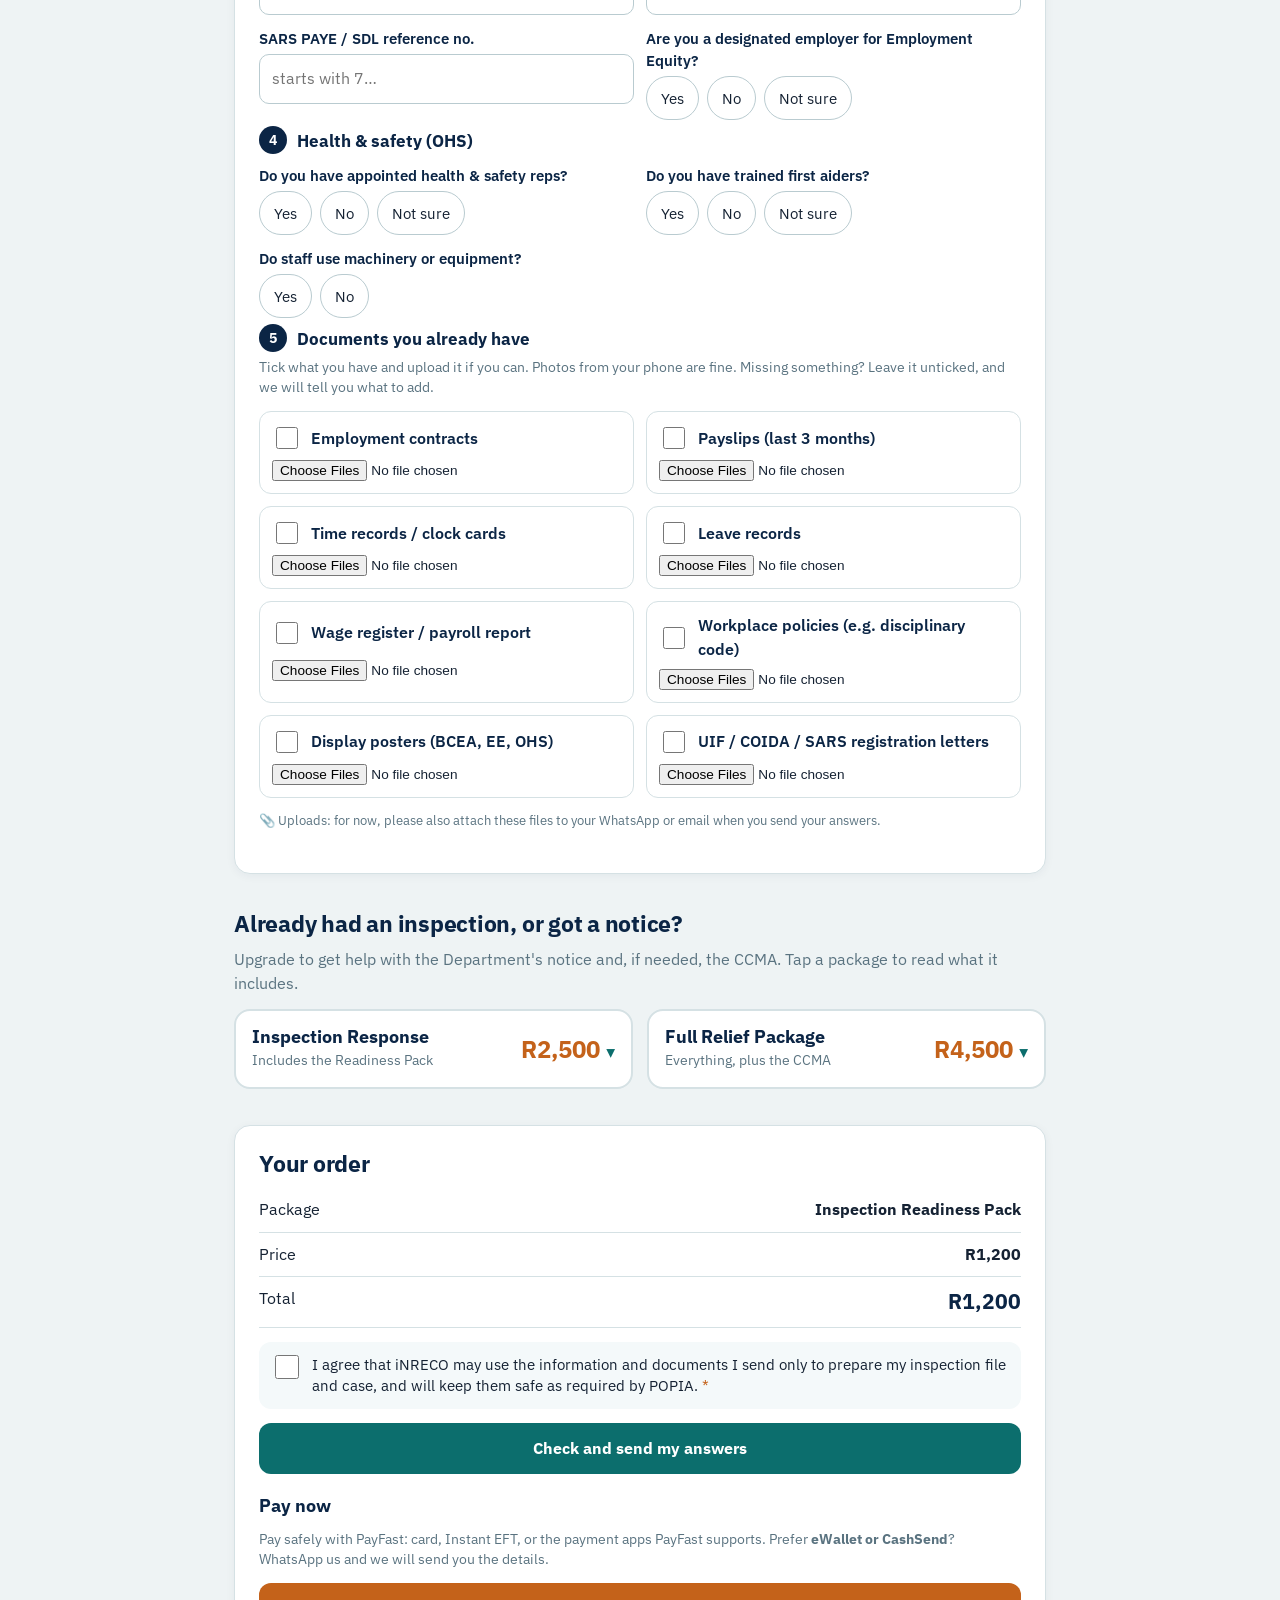
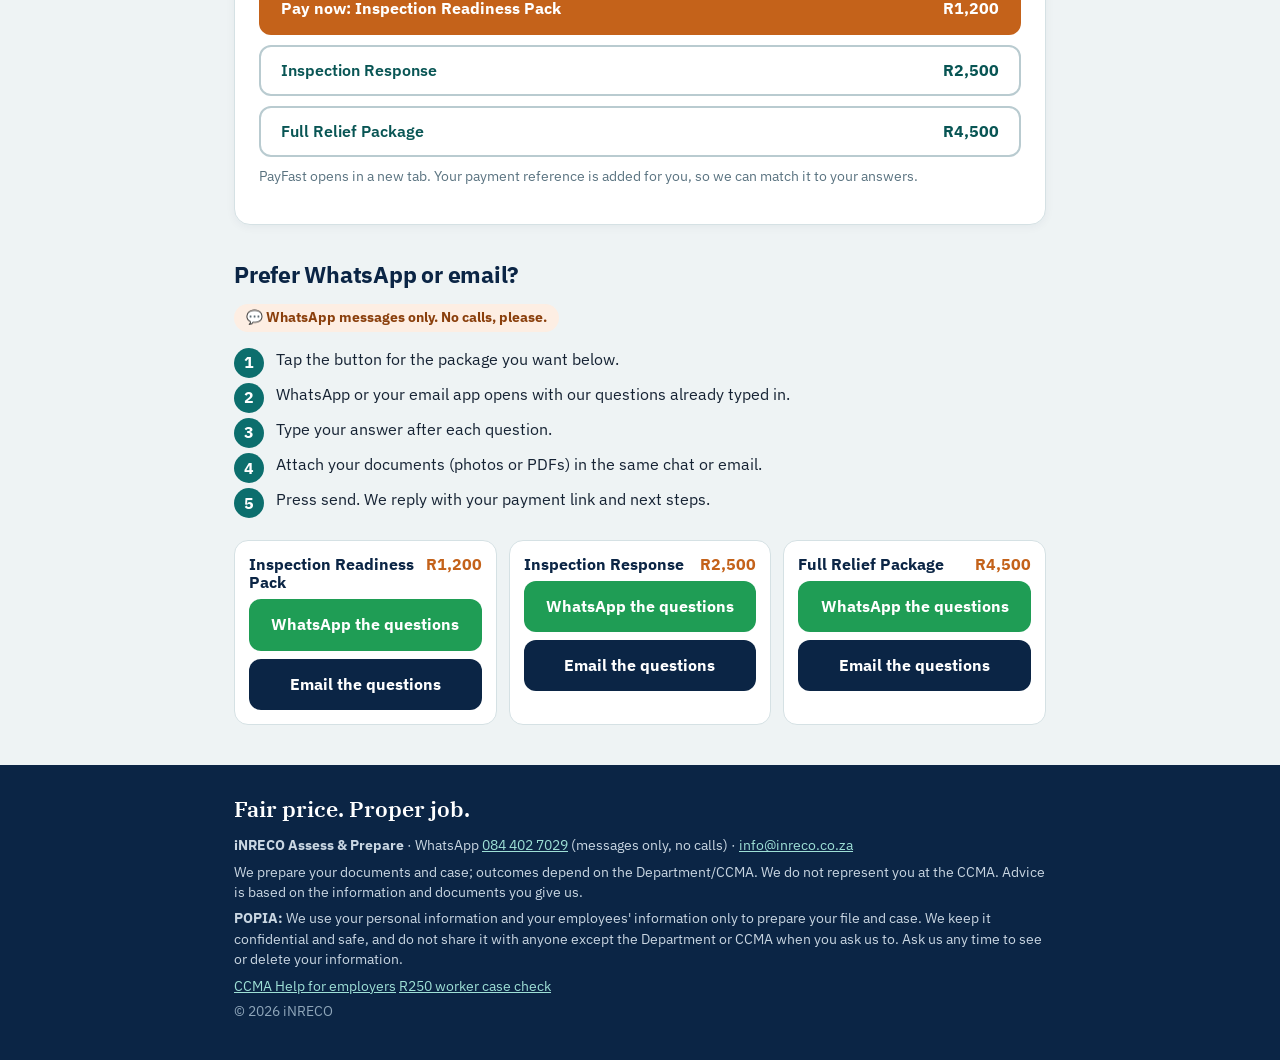
<file: index (2).html>
<!DOCTYPE html>
<html lang="en-ZA">
<head>
<meta charset="utf-8">
<meta name="viewport" content="width=device-width, initial-scale=1, viewport-fit=cover">
<title>Inspection Readiness Pack | iNRECO Assess &amp; Prepare</title>
<meta name="description" content="Be ready for a Department of Employment and Labour inspection. One neat, indexed file for R1,200 once-off. Help with compliance orders and CCMA referrals.">
<meta name="theme-color" content="#0b2545">
<meta property="og:title" content="Inspection Readiness Pack – R1,200 once-off | iNRECO">
<meta property="og:description" content="The inspector can walk in today. Be ready with one neat, indexed file.">
<meta property="og:image" content="assets/logo.webp">
<link rel="icon" href="assets/logo.webp">
<link rel="stylesheet" href="assets/styles.css">
</head>
<body>

<div class="topbar">WhatsApp <a href="https://wa.me/27844027029" target="_blank" rel="noopener">084 402 7029</a> (messages only, no calls) · <a href="mailto:info@inreco.co.za">info@inreco.co.za</a></div>

<!-- 1. HERO -->
<header class="hero">
  <div class="wrap hero-inner">
    <img class="logo" src="assets/logo.webp" width="220" height="220" alt="iNRECO Assess &amp; Prepare logo">
    <div>
      <span class="pill">For employers · 100% online</span>
      <h1>The inspector can walk in today.</h1>
      <p class="sub">Be ready with one neat, indexed file the inspector expects.</p>
      <p class="sub"><strong>Inspection Readiness Pack: R1,200 once-off.</strong> You can use it again for future inspections.</p>
      <div class="hero-cta">
        <a class="btn btn-primary" href="#start">Start my pack</a>
        <a class="btn btn-ghost" href="#upgrades">Already got a notice?</a>
      </div>
    </div>
  </div>
</header>

<div class="wrap">
  <div class="warn" role="note">
    <strong>⚠ Why this matters now</strong>
    <ul>
      <li>Labour inspectors can arrive <b>unannounced</b>.</li>
      <li>A <b>compliance order</b> can be issued on the <b>first visit</b>. There may be no warning and no second chance.</li>
      <li>Under section 76A of the BCEA, an underpayment fine can be up to <b>twice the amount underpaid</b> or <b>twice the employee's monthly wage</b>, whichever is more, for a first offence. Repeat offences cost more.</li>
    </ul>
    <p class="src">Often it is a simple mistake, like 4 or 5 workers out of 20 on the wrong wage rate. A tidy file helps you find and fix that first.</p>
  </div>
</div>

<main>
<section id="payReturn" hidden style="padding-top:16px">
  <div class="wrap"><div class="card" style="border:2px solid #1f9d8b">
    <h2 id="payReturnTitle">Thank you</h2>
    <p id="payReturnText"></p>
    <a class="btn btn-wa" id="payReturnWa" href="#" target="_blank" rel="noopener">WhatsApp us</a>
  </div></div>
</section>
<form id="packForm" novalidate>
<input type="hidden" name="package" id="packageInput" value="basic">

<!-- 2. BASIC PACKAGE -->
<section id="start">
  <div class="wrap">
    <div class="pkg-head">
      <div>
        <span class="tag">Basic · selected</span>
        <h2>Inspection Readiness Pack</h2>
        <ul class="ticks">
          <li>Answer simple questions about your business</li>
          <li>We build one neat, indexed and numbered file</li>
          <li>Everything the inspector usually asks for, in order</li>
          <li>Re-usable for future inspections</li>
        </ul>
      </div>
      <div class="price">R1,200<small>once-off</small></div>
    </div>

    <div class="card" style="margin-top:14px">
      <p class="lead">Fill in what you know. If you are not sure, choose "Not sure". We will help you with the rest. Fields marked <span class="req">*</span> are needed.</p>

      <fieldset>
        <legend><span class="num">1</span>Your business</legend>
        <div class="grid two">
          <div class="field"><label for="f_bizname">Business name (registered) <span class="req">*</span></label><input id="f_bizname" name="business_name" type="text" required autocomplete="organization"></div>
          <div class="field"><label for="f_trading">Trading name</label><input id="f_trading" name="trading_name" type="text"></div>
          <div class="field"><label for="f_regno">Company registration no. <span class="hint">e.g. 2015/123456/07. Sole owner? Write "sole proprietor".</span></label><input id="f_regno" name="registration_no" type="text"></div>
          <div class="field"><label for="f_contact">Contact person <span class="req">*</span></label><input id="f_contact" name="contact_person" type="text" required autocomplete="name"></div>
          <div class="field"><label for="f_wa">WhatsApp number <span class="req">*</span></label><input id="f_wa" name="whatsapp" type="tel" required inputmode="tel" placeholder="e.g. 082 123 4567" autocomplete="tel"></div>
          <div class="field"><label for="f_email">Email</label><input id="f_email" name="email" type="email" autocomplete="email" inputmode="email"></div>
        </div>
      </fieldset>

      <fieldset>
        <legend><span class="num">2</span>Your industry</legend>
        <div class="grid">
          <div class="field">
            <label for="f_sector">Industry / sector <span class="req">*</span></label>
            <select id="f_sector" name="sector" required>
              <option value="">Choose one…</option>
              <option value="retail">Retail (shop)</option>
              <option value="hospitality">Hospitality / restaurant</option>
              <option value="franchise">Franchise retail</option>
              <option value="construction">Construction</option>
              <option value="manufacturing">Manufacturing</option>
              <option value="farming">Farming / agriculture</option>
              <option value="security">Security</option>
              <option value="cleaning">Cleaning</option>
              <option value="domestic">Domestic / household</option>
              <option value="other">Other</option>
            </select>
          </div>

          <div class="cond" id="condCommon" hidden>
            <div class="grid">
              <div><span class="qlabel">Does a bargaining council agreement or sectoral determination apply to you?</span>
                <div class="choices" role="radiogroup">
                  <label class="choice"><input type="radio" name="bc_applies" value="Yes"><span>Yes</span></label>
                  <label class="choice"><input type="radio" name="bc_applies" value="No"><span>No</span></label>
                  <label class="choice"><input type="radio" name="bc_applies" value="Not sure"><span>Not sure</span></label>
                </div>
              </div>
              <div class="field" id="bcWhichWrap" hidden><label for="f_bcwhich">Which one?</label><input id="f_bcwhich" name="bc_which" type="text" placeholder="e.g. MIBCO, BCCEI, Hospitality SD"></div>
            </div>
          </div>

          <div class="cond" data-sector="retail" hidden>
            <div class="grid two">
              <div><span class="qlabel">Do staff work Sundays or public holidays?</span>
                <div class="choices"><label class="choice"><input type="radio" name="retail_sunday" value="Yes"><span>Yes</span></label><label class="choice"><input type="radio" name="retail_sunday" value="No"><span>No</span></label></div></div>
              <div><span class="qlabel">Any commission or incentive pay?</span>
                <div class="choices"><label class="choice"><input type="radio" name="retail_commission" value="Yes"><span>Yes</span></label><label class="choice"><input type="radio" name="retail_commission" value="No"><span>No</span></label></div></div>
            </div>
          </div>

          <div class="cond" data-sector="hospitality" hidden>
            <div class="grid two">
              <div><span class="qlabel">Do staff work on Sundays?</span>
                <div class="choices"><label class="choice"><input type="radio" name="hosp_sunday" value="Yes"><span>Yes</span></label><label class="choice"><input type="radio" name="hosp_sunday" value="No"><span>No</span></label></div></div>
              <div><span class="qlabel">Do staff work at night (after 18:00)?</span>
                <div class="choices"><label class="choice"><input type="radio" name="hosp_night" value="Yes"><span>Yes</span></label><label class="choice"><input type="radio" name="hosp_night" value="No"><span>No</span></label></div></div>
              <div><span class="qlabel">Do you transport night staff home?</span>
                <div class="choices"><label class="choice"><input type="radio" name="hosp_transport" value="Yes"><span>Yes</span></label><label class="choice"><input type="radio" name="hosp_transport" value="No"><span>No</span></label></div></div>
              <div><span class="qlabel">Do staff get tips or a service charge?</span>
                <div class="choices"><label class="choice"><input type="radio" name="hosp_tips" value="Yes"><span>Yes</span></label><label class="choice"><input type="radio" name="hosp_tips" value="No"><span>No</span></label></div></div>
            </div>
          </div>

          <div class="cond" data-sector="franchise" hidden>
            <div class="grid two">
              <div class="field"><label for="f_brand">Franchise brand</label><input id="f_brand" name="franchise_brand" type="text"></div>
              <div><span class="qlabel">Are all stores in the same company name?</span>
                <div class="choices"><label class="choice"><input type="radio" name="franchise_same_entity" value="Yes"><span>Yes</span></label><label class="choice"><input type="radio" name="franchise_same_entity" value="No"><span>No</span></label></div></div>
              <div><span class="qlabel">Do staff work Sundays or public holidays?</span>
                <div class="choices"><label class="choice"><input type="radio" name="franchise_sunday" value="Yes"><span>Yes</span></label><label class="choice"><input type="radio" name="franchise_sunday" value="No"><span>No</span></label></div></div>
            </div>
          </div>

          <div class="cond" data-sector="construction" hidden>
            <div class="grid two">
              <div class="field"><label for="f_cidb">CIDB grade (if any)</label><input id="f_cidb" name="cidb_grade" type="text"></div>
              <div><span class="qlabel">Do you have a site health &amp; safety plan?</span>
                <div class="choices"><label class="choice"><input type="radio" name="constr_hs_plan" value="Yes"><span>Yes</span></label><label class="choice"><input type="radio" name="constr_hs_plan" value="No"><span>No</span></label><label class="choice"><input type="radio" name="constr_hs_plan" value="Not sure"><span>Not sure</span></label></div></div>
              <div><span class="qlabel">Do you use sub-contractors or labour brokers?</span>
                <div class="choices"><label class="choice"><input type="radio" name="constr_subcon" value="Yes"><span>Yes</span></label><label class="choice"><input type="radio" name="constr_subcon" value="No"><span>No</span></label></div></div>
              <div><span class="qlabel">Do you employ fixed-term / per-project workers?</span>
                <div class="choices"><label class="choice"><input type="radio" name="constr_fixed" value="Yes"><span>Yes</span></label><label class="choice"><input type="radio" name="constr_fixed" value="No"><span>No</span></label></div></div>
            </div>
          </div>

          <div class="cond" data-sector="manufacturing" hidden>
            <div class="grid two">
              <div><span class="qlabel">Do you run shifts or night shifts?</span>
                <div class="choices"><label class="choice"><input type="radio" name="manu_shifts" value="Yes"><span>Yes</span></label><label class="choice"><input type="radio" name="manu_shifts" value="No"><span>No</span></label></div></div>
              <div><span class="qlabel">Do you handle hazardous chemicals?</span>
                <div class="choices"><label class="choice"><input type="radio" name="manu_chemicals" value="Yes"><span>Yes</span></label><label class="choice"><input type="radio" name="manu_chemicals" value="No"><span>No</span></label></div></div>
            </div>
          </div>

          <div class="cond" data-sector="farming" hidden>
            <div class="grid two">
              <div class="field"><label for="f_farmtype">Type of farming</label><input id="f_farmtype" name="farm_type" type="text" placeholder="e.g. fruit, livestock, grain"></div>
              <div class="field"><label for="f_seasonal">How many seasonal workers in peak season?</label><input id="f_seasonal" name="farm_seasonal" type="number" min="0" inputmode="numeric"></div>
              <div><span class="qlabel">Do workers live on the farm (housing)?</span>
                <div class="choices"><label class="choice"><input type="radio" name="farm_housing" value="Yes"><span>Yes</span></label><label class="choice"><input type="radio" name="farm_housing" value="No"><span>No</span></label></div></div>
              <div><span class="qlabel">Do you deduct for housing or food from wages?</span>
                <div class="choices"><label class="choice"><input type="radio" name="farm_deductions" value="Yes"><span>Yes</span></label><label class="choice"><input type="radio" name="farm_deductions" value="No"><span>No</span></label></div></div>
              <div><span class="qlabel">Do workers spray chemicals or drive tractors?</span>
                <div class="choices"><label class="choice"><input type="radio" name="farm_machinery" value="Yes"><span>Yes</span></label><label class="choice"><input type="radio" name="farm_machinery" value="No"><span>No</span></label></div></div>
            </div>
          </div>

          <div class="cond" data-sector="security" hidden>
            <div class="grid two">
              <div class="field"><label for="f_psira">PSiRA business registration no.</label><input id="f_psira" name="psira_no" type="text"></div>
              <div><span class="qlabel">Are all guards registered with PSiRA?</span>
                <div class="choices"><label class="choice"><input type="radio" name="psira_guards" value="Yes"><span>Yes</span></label><label class="choice"><input type="radio" name="psira_guards" value="No"><span>No</span></label><label class="choice"><input type="radio" name="psira_guards" value="Not sure"><span>Not sure</span></label></div></div>
              <div><span class="qlabel">Are guards armed?</span>
                <div class="choices"><label class="choice"><input type="radio" name="sec_armed" value="Yes"><span>Yes</span></label><label class="choice"><input type="radio" name="sec_armed" value="No"><span>No</span></label></div></div>
              <div><span class="qlabel">Do guards work 12-hour or night shifts?</span>
                <div class="choices"><label class="choice"><input type="radio" name="sec_shifts" value="Yes"><span>Yes</span></label><label class="choice"><input type="radio" name="sec_shifts" value="No"><span>No</span></label></div></div>
            </div>
          </div>

          <div class="cond" data-sector="cleaning" hidden>
            <div class="grid two">
              <div class="field"><label for="f_clsites">At how many client sites do your cleaners work?</label><input id="f_clsites" name="cleaning_client_sites" type="number" min="0" inputmode="numeric"></div>
              <div><span class="qlabel">Did you take over staff from a previous contractor?</span>
                <div class="choices"><label class="choice"><input type="radio" name="cleaning_takeover" value="Yes"><span>Yes</span></label><label class="choice"><input type="radio" name="cleaning_takeover" value="No"><span>No</span></label></div></div>
            </div>
          </div>

          <div class="cond" data-sector="domestic" hidden>
            <div class="grid two">
              <div class="field"><label for="f_domhrs">Hours worked per week</label><input id="f_domhrs" name="domestic_hours" type="number" min="0" inputmode="numeric"></div>
              <div><span class="qlabel">Does the worker live in?</span>
                <div class="choices"><label class="choice"><input type="radio" name="domestic_livein" value="Yes"><span>Yes</span></label><label class="choice"><input type="radio" name="domestic_livein" value="No"><span>No</span></label></div></div>
              <div><span class="qlabel">Is there a written contract?</span>
                <div class="choices"><label class="choice"><input type="radio" name="domestic_contract" value="Yes"><span>Yes</span></label><label class="choice"><input type="radio" name="domestic_contract" value="No"><span>No</span></label></div></div>
            </div>
          </div>

          <div class="cond" data-sector="other" hidden>
            <div class="field"><label for="f_otherdesc">What does your business do?</label><input id="f_otherdesc" name="other_description" type="text"></div>
          </div>

          <div class="grid two">
            <div class="field"><label for="f_emps">Number of employees <span class="hint">All staff, including part-time</span></label><input id="f_emps" name="employees" type="number" min="1" inputmode="numeric"></div>
            <div class="field"><label for="f_sites">Number of stores / sites</label><input id="f_sites" name="sites" type="number" min="1" value="1" inputmode="numeric"></div>
          </div>
          <p class="note" id="groupNote" hidden>🎉 <b>Group discount:</b> 3 or more stores or sites get <b>15% off each store's pack</b>. The Pay button below charges the group total.</p>
        </div>
      </fieldset>

      <fieldset>
        <legend><span class="num">3</span>Registrations</legend>
        <p class="small" style="margin-top:-4px">Not registered yet or can't find the number? Write "No" or "Don't know". We will help.</p>
        <div class="grid two">
          <div class="field"><label for="f_uif">UIF reference no.</label><input id="f_uif" name="uif_ref" type="text"></div>
          <div class="field"><label for="f_coida">COIDA / Compensation Fund registration no.</label><input id="f_coida" name="coida_ref" type="text"></div>
          <div class="field"><label for="f_paye">SARS PAYE / SDL reference no.</label><input id="f_paye" name="paye_sdl_ref" type="text" placeholder="starts with 7…"></div>
          <div><span class="qlabel">Are you a designated employer for Employment Equity?</span>
            <div class="choices"><label class="choice"><input type="radio" name="ee_designated" value="Yes"><span>Yes</span></label><label class="choice"><input type="radio" name="ee_designated" value="No"><span>No</span></label><label class="choice"><input type="radio" name="ee_designated" value="Not sure"><span>Not sure</span></label></div></div>
        </div>
      </fieldset>

      <fieldset>
        <legend><span class="num">4</span>Health &amp; safety (OHS)</legend>
        <div class="grid two">
          <div><span class="qlabel">Do you have appointed health &amp; safety reps?</span>
            <div class="choices"><label class="choice"><input type="radio" name="ohs_reps" value="Yes"><span>Yes</span></label><label class="choice"><input type="radio" name="ohs_reps" value="No"><span>No</span></label><label class="choice"><input type="radio" name="ohs_reps" value="Not sure"><span>Not sure</span></label></div></div>
          <div><span class="qlabel">Do you have trained first aiders?</span>
            <div class="choices"><label class="choice"><input type="radio" name="ohs_firstaid" value="Yes"><span>Yes</span></label><label class="choice"><input type="radio" name="ohs_firstaid" value="No"><span>No</span></label><label class="choice"><input type="radio" name="ohs_firstaid" value="Not sure"><span>Not sure</span></label></div></div>
          <div><span class="qlabel">Do staff use machinery or equipment?</span>
            <div class="choices"><label class="choice"><input type="radio" name="ohs_machinery" value="Yes"><span>Yes</span></label><label class="choice"><input type="radio" name="ohs_machinery" value="No"><span>No</span></label></div></div>
          <div class="field" id="machWrap" hidden><label for="f_mach">What machinery or equipment?</label><input id="f_mach" name="ohs_machinery_list" type="text" placeholder="e.g. forklift, slicer, grinder"></div>
        </div>
      </fieldset>

      <fieldset>
        <legend><span class="num">5</span>Documents you already have</legend>
        <p class="small" style="margin-top:-4px">Tick what you have and upload it if you can. Photos from your phone are fine. Missing something? Leave it unticked, and we will tell you what to add.</p>
        <div class="grid docs" id="docList"><!-- built by script from DOCS --></div>
        <p class="upload-note">📎 Uploads: <!-- TODO(Lovable): wire file inputs to storage (e.g. Supabase Storage bucket "inspection-uploads") -->for now, please also attach these files to your WhatsApp or email when you send your answers.</p>
      </fieldset>
    </div>
  </div>
</section>

<!-- 3. UPGRADES -->
<section id="upgrades">
  <div class="wrap">
    <h2>Already had an inspection, or got a notice?</h2>
    <p class="lead">Upgrade to get help with the Department's notice and, if needed, the CCMA. Tap a package to read what it includes.</p>

    <div class="upgrades">
      <article class="up" data-pkg="response">
        <button type="button" class="up-toggle" aria-expanded="false" aria-controls="body-response">
          <div><span class="chosen-badge">Chosen</span><h3>Inspection Response</h3><div class="short">Includes the Readiness Pack</div></div>
          <div><span class="up-price">R2,500</span><span class="chev" aria-hidden="true">▾</span></div>
        </button>
        <div class="up-body" id="body-response" hidden>
          <ul class="ticks">
            <li>Everything in the <b>Inspection Readiness Pack</b></li>
            <li>Forward us the notice or compliance order from the Department</li>
            <li>We check it against your file and your payroll</li>
            <li>We work out the <b>real back pay</b> owed to workers</li>
            <li>We draft your written response to the inspector</li>
          </ul>
          <button type="button" class="btn btn-primary btn-block choose-btn" data-pkg="response" style="margin-top:12px">Choose this package</button>
        </div>
      </article>

      <article class="up" data-pkg="relief">
        <button type="button" class="up-toggle" aria-expanded="false" aria-controls="body-relief">
          <div><span class="chosen-badge">Chosen</span><h3>Full Relief Package</h3><div class="short">Everything, plus the CCMA</div></div>
          <div><span class="up-price">R4,500</span><span class="chev" aria-hidden="true">▾</span></div>
        </button>
        <div class="up-body" id="body-relief" hidden>
          <ul class="ticks">
            <li>Everything in <b>Inspection Response</b> (and the Readiness Pack)</li>
            <li>CCMA referral on <b>Form 7.11</b> under <b>section 69(5) of the BCEA</b>, served on the Department and the inspector</li>
            <li>A short file on each contravention and the fine</li>
            <li>A request for relief: pay in instalments, or show it was an oversight, not wilful</li>
            <li>Full CCMA preparation for you: what happens on the day, conciliation and settlement, "without prejudice" talks, arbitration, being sworn in as a witness, and which evidence to bring</li>
          </ul>
          <p class="small">We prepare you and your documents. We do not appear for you at the CCMA.</p>
          <button type="button" class="btn btn-primary btn-block choose-btn" data-pkg="relief" style="margin-top:12px">Choose this package</button>
        </div>
      </article>
    </div>
    <p class="basic-switch" id="basicSwitch" hidden>Only need the basic pack? <button type="button" id="backToBasic">Go back to the R1,200 pack</button></p>

    <!-- Extra fields for upgrades -->
    <div class="extra" id="extraResponse" hidden>
      <h3>About your inspection and notice</h3>
      <div class="deadline" role="alert">
        <span class="big">⏰ Watch the deadline in your order</span>
        To challenge a compliance order you must refer it within the deadline written in the order. If you miss it, you must comply. <b>Send it to us the same day you get it.</b>
        <span id="daysLeft" hidden></span>
      </div>
      <div class="grid two" style="margin-top:14px">
        <div class="field"><label for="f_insdate">Date of inspection</label><input id="f_insdate" name="inspection_date" type="date"></div>
        <div class="field"><label for="f_inspector">Inspector's name and labour office</label><input id="f_inspector" name="inspector_office" type="text"></div>
        <div class="field"><label for="f_notice">What did you receive?</label>
          <select id="f_notice" name="notice_type">
            <option value="">Choose one…</option>
            <option>Compliance order</option>
            <option>Contravention notice</option>
            <option>Undertaking</option>
            <option>Not sure</option>
          </select></div>
        <div class="field"><label for="f_recv">Date you received it</label><input id="f_recv" name="notice_received" type="date"></div>
        <div class="field"><label for="f_deadline">Deadline written in the order</label><input id="f_deadline" name="notice_deadline" type="date"></div>
        <div class="field"><label for="f_affected">Number of employees affected</label><input id="f_affected" name="employees_affected" type="number" min="0" inputmode="numeric"></div>
        <div class="field"><label for="f_fines">Amount claimed as fines (R)</label><input id="f_fines" name="amount_fines" type="text" inputmode="decimal" placeholder="e.g. 85 000"></div>
        <div class="field"><label for="f_backpay">Amount claimed as back pay to workers (R)</label><input id="f_backpay" name="amount_backpay" type="text" inputmode="decimal" placeholder="e.g. 18 500"></div>
      </div>
      <div class="field" style="margin-top:12px"><label for="f_noticefiles">Upload the notice / order and any emails from the Department</label><input id="f_noticefiles" name="notice_files" type="file" multiple accept="image/*,.pdf,.doc,.docx,.eml,.msg"></div>
      <div class="field" style="margin-top:12px"><label for="f_what">In a few words, what happened? <span class="hint">Was it a mistake or oversight? e.g. "4 of 20 staff were on last year's rate."</span></label><textarea id="f_what" name="what_happened"></textarea></div>

      <div id="extraRelief" hidden>
        <h3 style="margin-top:18px">For the Full Relief Package</h3>
        <div class="grid two">
          <div><span class="qlabel">Have you paid anything yet?</span>
            <div class="choices"><label class="choice"><input type="radio" name="paid_status" value="Not paid"><span>Not paid</span></label><label class="choice"><input type="radio" name="paid_status" value="Partly paid"><span>Partly paid</span></label><label class="choice"><input type="radio" name="paid_status" value="Fully paid"><span>Fully paid</span></label></div></div>
          <div><span class="qlabel">Can you pay the workers' back pay now?</span>
            <div class="choices"><label class="choice"><input type="radio" name="backpay_now" value="Yes"><span>Yes</span></label><label class="choice"><input type="radio" name="backpay_now" value="No"><span>No</span></label><label class="choice"><input type="radio" name="backpay_now" value="Some of it"><span>Some of it</span></label></div></div>
          <div><span class="qlabel">Would you prefer to pay in instalments?</span>
            <div class="choices"><label class="choice"><input type="radio" name="instalments" value="Yes"><span>Yes</span></label><label class="choice"><input type="radio" name="instalments" value="No"><span>No</span></label></div></div>
          <div><span class="qlabel">Is this your first time at the CCMA?</span>
            <div class="choices"><label class="choice"><input type="radio" name="first_ccma" value="Yes"><span>Yes</span></label><label class="choice"><input type="radio" name="first_ccma" value="No"><span>No</span></label></div></div>
        </div>
      </div>
    </div>
  </div>
</section>

<!-- 4. ORDER SUMMARY -->
<section id="summary">
  <div class="wrap">
    <div class="card">
      <h2>Your order</h2>
      <div class="summary-row"><span>Package</span><b id="sumName">Inspection Readiness Pack</b></div>
      <div class="summary-row"><span>Price</span><b id="sumPrice">R1,200</b></div>
      <div class="summary-row" id="sumGroupRow" hidden><span>Group discount</span><b id="sumGroup"></b></div>
      <div class="summary-row"><span>Total</span><span class="summary-total" id="sumTotal">R1,200</span></div>

      <div class="consent" style="margin-top:14px">
        <input type="checkbox" id="f_popia" name="popia_consent" value="Yes" required form="packForm">
        <label for="f_popia">I agree that iNRECO may use the information and documents I send only to prepare my inspection file and case, and will keep them safe as required by POPIA. <span class="req">*</span></label>
      </div>

      <div class="errors" id="errors" hidden></div>
      <button type="submit" class="btn btn-teal btn-block" style="margin-top:14px" id="submitBtn">Check and send my answers</button>

      <div id="result" hidden style="margin-top:16px">
        <h3>✅ Your answers are ready</h3>
        <p class="small">Send them to us by WhatsApp or email. Then attach your documents in the same chat or email.</p>
        <pre id="resultText"></pre>
        <div class="grid two" style="margin-top:10px">
          <a class="btn btn-wa" id="sendWa" href="#" target="_blank" rel="noopener">Send my answers by WhatsApp</a>
          <a class="btn btn-mail" id="sendMail" href="#">Send my answers by email</a>
        </div>
        <p class="small" id="truncNote" hidden>Your answers were long, so the WhatsApp message is shortened. The email has everything.</p>
      </div>

      <h3 style="margin-top:22px">Pay now</h3>
      <p class="small">Pay safely with PayFast: card, Instant EFT, or the payment apps PayFast supports. Prefer <b>eWallet or CashSend</b>? WhatsApp us and we will send you the details.</p>
      <div class="paylist" id="payList"><!-- built by script --></div>
      <p class="small" id="groupPayNote" hidden style="margin-top:10px">The Pay button charges your group total. We check the number of stores before we start.</p>
      <p class="small" style="margin-top:10px">PayFast opens in a new tab. Your payment reference is added for you, so we can match it to your answers.</p>
    </div>
  </div>
</section>
</form>

<!-- 5. WHATSAPP / EMAIL -->
<section id="whatsapp">
  <div class="wrap">
    <h2>Prefer WhatsApp or email?</h2>
    <p><span class="nocalls">💬 WhatsApp messages only. No calls, please.</span></p>
    <ol class="steps">
      <li>Tap the button for the package you want below.</li>
      <li>WhatsApp or your email app opens with our questions already typed in.</li>
      <li>Type your answer after each question.</li>
      <li>Attach your documents (photos or PDFs) in the same chat or email.</li>
      <li>Press send. We reply with your payment link and next steps.</li>
    </ol>
    <div class="contact-grid" id="contactGrid"><!-- built by script --></div>
  </div>
</section>
</main>

<div class="sticky" id="sticky">
  <div><div class="lbl" id="stickyName">Inspection Readiness Pack</div><div class="val" id="stickyPrice">R1,200</div></div>
  <a class="btn btn-primary" href="#summary">Continue</a>
</div>

<!-- 7. FOOTER -->
<footer>
  <div class="wrap">
    <p class="motto">Fair price. Proper job.</p>
    <p><b>iNRECO Assess &amp; Prepare</b> · WhatsApp <a href="https://wa.me/27844027029" target="_blank" rel="noopener">084 402 7029</a> (messages only, no calls) · <a href="mailto:info@inreco.co.za">info@inreco.co.za</a></p>
    <p>We prepare your documents and case; outcomes depend on the Department/CCMA. We do not represent you at the CCMA. Advice is based on the information and documents you give us.</p>
    <p><b>POPIA:</b> We use your personal information and your employees' information only to prepare your file and case. We keep it confidential and safe, and do not share it with anyone except the Department or CCMA when you ask us to. Ask us any time to see or delete your information.</p>
    <p class="site-nav">
      <a href="employer/">CCMA Help for employers</a>
      <a href="worker/">R250 worker case check</a>
    </p>
    <p class="small" style="color:#8fa6ba">© <span id="yr">2026</span> iNRECO</p>
  </div>
</footer>

<script src="assets/app.js"></script>
</body>
</html>
</file>
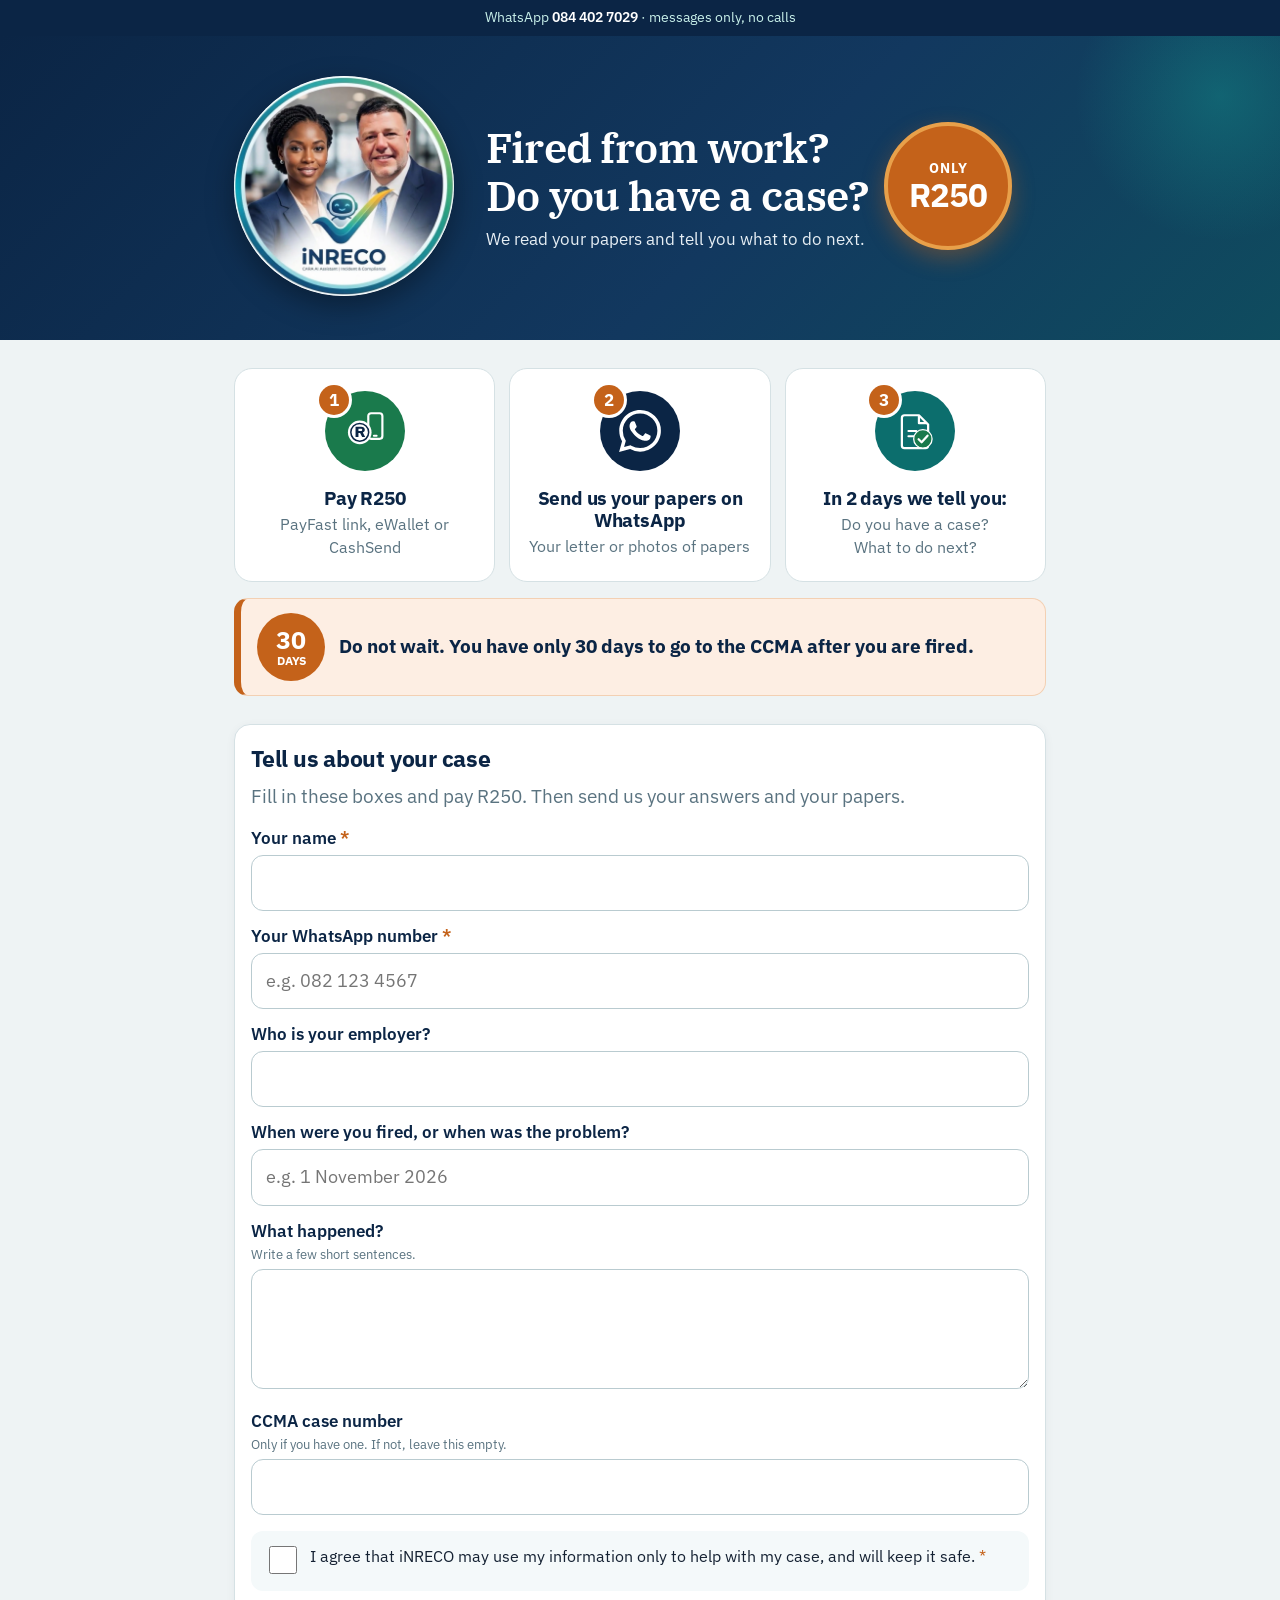
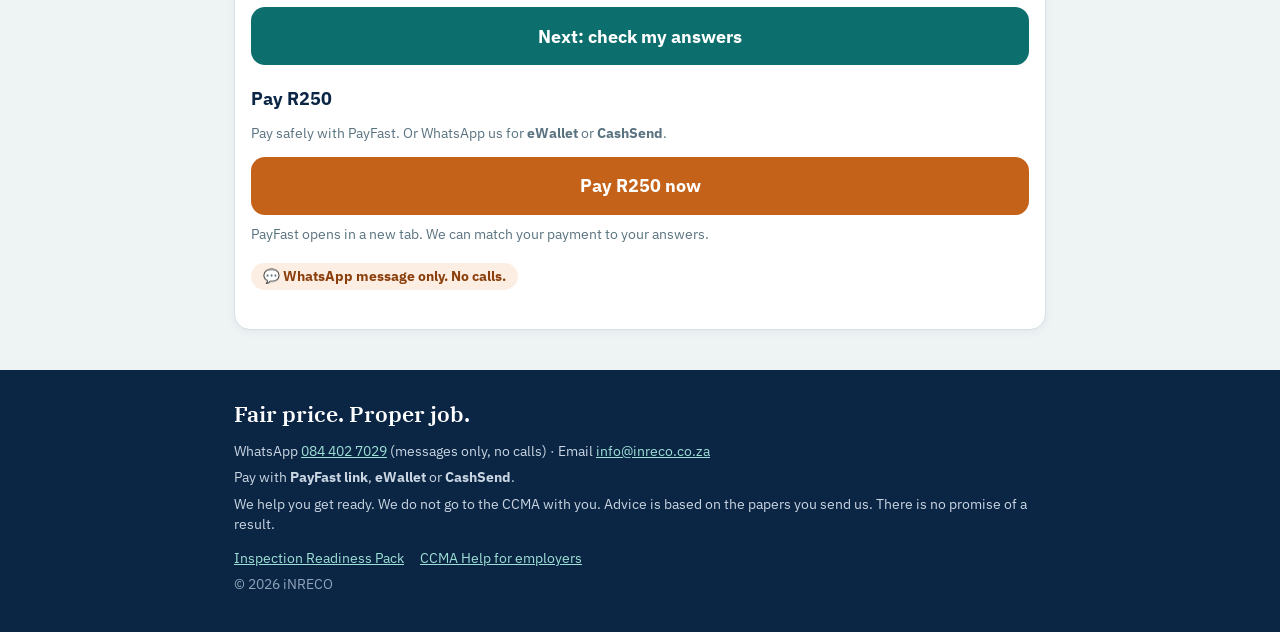
<file: worker.html>
<!DOCTYPE html>
<html lang="en-ZA">
<head>
<meta charset="utf-8">
<meta name="viewport" content="width=device-width, initial-scale=1, viewport-fit=cover">
<title>Fired from work? Do you have a case? | iNRECO R250</title>
<meta name="description" content="Only R250. Pay, send your papers on WhatsApp, and in 2 days we tell you if you have a case and what to do next. WhatsApp messages only. No calls.">
<meta name="theme-color" content="#0b2545">
<meta property="og:title" content="Fired from work? Do you have a case? Only R250 | iNRECO">
<meta property="og:description" content="Send your papers on WhatsApp. In 2 days we tell you: Do you have a case? What to do next?">
<meta property="og:image" content="logo-african.webp">
<link rel="icon" href="logo-african.webp">
<link rel="stylesheet" href="styles.css">
</head>
<body class="page-worker">

<div class="topbar">WhatsApp <a href="https://wa.me/27844027029" target="_blank" rel="noopener">084 402 7029</a> · messages only, no calls</div>

<header class="hero">
  <div class="wrap hero-inner">
    <img class="logo" src="logo-african.webp" width="220" height="220" alt="iNRECO logo">
    <div class="hero-badge-row">
      <div>
        <h1>Fired from work?<br>Do you have a case?</h1>
        <p class="sub">We read your papers and tell you what to do next.</p>
      </div>
      <div class="price-badge" aria-label="Only R250">
        <span class="only">Only</span>
        <span class="amount">R250</span>
      </div>
    </div>
  </div>
</header>

<main>
<section>
  <div class="wrap">
    <ol class="how">
      <li class="how-card">
        <div class="how-icon" aria-hidden="true">
          <span class="n">1</span>
          <svg viewBox="0 0 64 64" fill="none">
            <rect x="37" y="5" width="21.5" height="39" rx="4.2" stroke="currentColor" stroke-width="3.3"/>
            <path d="M45.5 39.2h4.2" stroke="currentColor" stroke-width="3" stroke-linecap="round"/>
            <circle cx="24" cy="34" r="18" fill="currentColor"/>
            <circle cx="24" cy="34" r="13.6" stroke="#0b2545" stroke-width="2.3"/>
            <path fill="#0b2545" d="M17.6 25.4h8.6c3.35 0 5.5 1.95 5.5 4.7 0 2.05-1.12 3.55-3.02 4.25l3.55 6.65h-4.55l-3.15-6.05h-2.53V41h-4.4V25.4zm4.4 3v3.75h3.65c1.38 0 2.22-.78 2.22-1.9 0-1.1-.84-1.85-2.22-1.85H22z"/>
          </svg>
        </div>
        <div>
          <h2>Pay R250</h2>
          <p>PayFast link, eWallet or CashSend</p>
        </div>
      </li>
      <li class="how-card">
        <div class="how-icon" aria-hidden="true">
          <span class="n">2</span>
          <svg viewBox="0 0 24 24" fill="currentColor"><path d="M17.472 14.382c-.297-.149-1.758-.867-2.03-.967-.273-.099-.471-.148-.67.15-.197.297-.767.966-.94 1.164-.173.199-.347.223-.644.075-.297-.15-1.255-.463-2.39-1.475-.883-.788-1.48-1.761-1.653-2.059-.173-.297-.018-.458.13-.606.134-.133.298-.347.446-.52.149-.174.198-.298.298-.497.099-.198.05-.371-.025-.52-.075-.149-.669-1.612-.916-2.207-.242-.579-.487-.5-.669-.51-.173-.008-.371-.01-.57-.01-.198 0-.52.074-.792.372-.272.297-1.04 1.016-1.04 2.479 0 1.462 1.065 2.875 1.213 3.074.149.198 2.096 3.2 5.077 4.487.709.306 1.262.489 1.694.625.712.227 1.36.195 1.871.118.571-.085 1.758-.719 2.006-1.413.248-.694.248-1.289.173-1.413-.074-.124-.272-.198-.57-.347m-5.421 7.403h-.004a9.87 9.87 0 01-5.031-1.378l-.361-.214-3.741.982.998-3.648-.235-.374a9.86 9.86 0 01-1.51-5.26c.001-5.45 4.436-9.884 9.888-9.884 2.64 0 5.122 1.03 6.988 2.898a9.825 9.825 0 012.893 6.994c-.003 5.45-4.435 9.884-9.885 9.884m8.413-18.297A11.815 11.815 0 0012.05 0C5.495 0 .16 5.335.157 11.892c0 2.096.547 4.142 1.588 5.945L.057 24l6.305-1.654a11.882 11.882 0 005.683 1.448h.005c6.554 0 11.89-5.335 11.893-11.893a11.821 11.821 0 00-3.48-8.413z"/></svg>
        </div>
        <div>
          <h2>Send us your papers on WhatsApp</h2>
          <p>Your letter or photos of papers</p>
        </div>
      </li>
      <li class="how-card">
        <div class="how-icon" aria-hidden="true">
          <span class="n">3</span>
          <svg viewBox="0 0 64 64" fill="none">
            <path d="M16 8h22l14 14v32a4 4 0 0 1-4 4H16a4 4 0 0 1-4-4V12a4 4 0 0 1 4-4z" stroke="currentColor" stroke-width="3.4" stroke-linejoin="round"/>
            <path d="M38 8v12h12" stroke="currentColor" stroke-width="3.4" stroke-linejoin="round"/>
            <path d="M22 32h12M22 40h8" stroke="currentColor" stroke-width="3.2" stroke-linecap="round"/>
            <circle cx="44" cy="44" r="14" fill="#1a7a4c" stroke="#fff" stroke-width="2"/>
            <path d="M37.5 44.5l4.6 4.6 9-10" stroke="#fff" stroke-width="3.4" stroke-linecap="round" stroke-linejoin="round"/>
          </svg>
        </div>
        <div>
          <h2>In 2 days we tell you:</h2>
          <p>Do you have a case?<br>What to do next?</p>
        </div>
      </li>
    </ol>
  </div>
</section>

<div class="wrap" style="padding-top:8px">
  <div class="deadline-banner" role="note">
    <div class="day-badge"><strong>30</strong><span>days</span></div>
    <p>Do not wait. You have only 30 days to go to the CCMA after you are fired.</p>
  </div>
</div>

<section id="payReturn" hidden style="padding-top:16px">
  <div class="wrap"><div class="card" style="border:2px solid #1f9d8b">
    <h2 id="payReturnTitle">Thank you</h2>
    <p id="payReturnText"></p>
    <div id="payReturnActions"></div>
  </div></div>
</section>

<form id="packForm" novalidate>
<section id="start">
  <div class="wrap">
    <div class="card">
      <h2>Tell us about your case</h2>
      <p class="lead">Fill in these boxes and pay R250. Then send us your answers and your papers.</p>

      <div class="grid">
        <div class="field"><label for="f_name">Your name <span class="req">*</span></label><input id="f_name" name="name" type="text" required autocomplete="name"></div>
        <div class="field"><label for="f_wa">Your WhatsApp number <span class="req">*</span></label><input id="f_wa" name="whatsapp" type="tel" required inputmode="tel" placeholder="e.g. 082 123 4567" autocomplete="tel"></div>
        <div class="field"><label for="f_employer">Who is your employer?</label><input id="f_employer" name="employer_name" type="text" autocomplete="organization"></div>
        <div class="field"><label for="f_when">When were you fired, or when was the problem?</label><input id="f_when" name="problem_date" type="text" placeholder="e.g. 1 November 2026"></div>
        <div class="field"><label for="f_what">What happened? <span class="hint">Write a few short sentences.</span></label><textarea id="f_what" name="what_happened"></textarea></div>
        <div class="field"><label for="f_caseno">CCMA case number <span class="hint">Only if you have one. If not, leave this empty.</span></label><input id="f_caseno" name="ccma_case_no" type="text"></div>
      </div>

      <div class="consent" style="margin-top:16px">
        <input type="checkbox" id="f_popia" name="popia_consent" value="Yes" required>
        <label for="f_popia">I agree that iNRECO may use my information only to help with my case, and will keep it safe. <span class="req">*</span></label>
      </div>

      <div class="errors" id="errors" hidden></div>
      <button type="submit" class="btn btn-teal btn-block" style="margin-top:16px" id="submitBtn">Next: check my answers</button>

      <div id="result" hidden style="margin-top:18px">
        <h3>✅ Your answers are ready</h3>
        <pre id="resultText"></pre>
        <p class="small" style="margin-top:10px">🔒 Next: pay R250 below. When PayFast says you paid, a green WhatsApp button and a blue email button open at the top of this page. Tap one, then attach your papers in the same chat or email.</p>
      </div>

      <h3 style="margin-top:24px">Pay R250</h3>
      <p class="small">Pay safely with PayFast. Or WhatsApp us for <b>eWallet</b> or <b>CashSend</b>.</p>
      <a class="btn btn-primary btn-block" data-pay="worker" href="#start" rel="noopener" id="payBtn">Pay R250 now</a>
      <p class="small" style="margin-top:10px">PayFast opens in a new tab. We can match your payment to your answers.</p>
      <p style="margin-top:16px"><span class="nocalls">💬 WhatsApp message only. No calls.</span></p>
    </div>
  </div>
</section>
</form>
</main>

<div class="sticky" id="sticky">
  <div><div class="lbl">Case check</div><div class="val">R250</div></div>
  <a class="btn btn-primary" href="#start" data-pay="worker">Pay R250</a>
</div>

<footer>
  <div class="wrap">
    <p class="motto">Fair price. Proper job.</p>
    <p>WhatsApp <a href="https://wa.me/27844027029" target="_blank" rel="noopener">084 402 7029</a> (messages only, no calls) · Email <a href="mailto:info@inreco.co.za">info@inreco.co.za</a></p>
    <p>Pay with <b>PayFast link</b>, <b>eWallet</b> or <b>CashSend</b>.</p>
    <p>We help you get ready. We do not go to the CCMA with you. Advice is based on the papers you send us. There is no promise of a result.</p>
    <p class="site-nav">
      <a href="./">Inspection Readiness Pack</a>
      <a href="employer">CCMA Help for employers</a>
    </p>
    <p class="small" style="color:#8fa6ba">© <span id="yr">2026</span> iNRECO</p>
  </div>
</footer>

<script src="checkout.js"></script>
<script src="worker.js"></script>
</body>
</html>
</file>
<file: styles.css>
/* iNRECO Inspection Readiness Pack – mobile-first styles */
[hidden]{display:none!important}
@font-face{font-family:"IBM Plex Sans";src:url("IBMPlexSans-Variable.ttf") format("truetype");font-weight:100 900;font-display:swap}
@font-face{font-family:"IBM Plex Serif";src:url("IBMPlexSerif-SemiBold.ttf") format("truetype");font-weight:600;font-display:swap}
:root{
  --navy:#0b2545;--navy2:#12385f;--teal:#0c6e6d;--teal-d:#085554;--teal-l:#e8f6f3;
  --green:#2e9e5b;--orange:#c4621a;--orange-l:#fdeee3;--ink:#152233;--muted:#5a7380;
  --bg:#eef3f4;--card:#fff;--line:#d5e1e4;--radius:16px;
}
*{box-sizing:border-box}
html{-webkit-text-size-adjust:100%}
body{margin:0;background:var(--bg);color:var(--ink);font-family:"IBM Plex Sans",system-ui,-apple-system,"Segoe UI",Roboto,sans-serif;font-size:16px;line-height:1.45;-webkit-font-smoothing:antialiased}
img{max-width:100%;display:block}
a{color:var(--teal-d)}
.wrap{max-width:860px;margin:0 auto;padding:0 16px}
h1,h2,h3{color:var(--navy);line-height:1.15;margin:0 0 .5em}
h2{font-size:1.45rem;letter-spacing:-.01em}
h3{font-size:1.12rem}
.sr{position:absolute;width:1px;height:1px;overflow:hidden;clip:rect(0 0 0 0)}

/* Top bar */
.topbar{background:var(--navy);color:#c8f0ea;font-size:.85rem;padding:8px 0;text-align:center}
.topbar a{color:#fff;font-weight:600;text-decoration:none}

/* Hero */
.hero{background:linear-gradient(135deg,var(--navy) 0%,var(--navy2) 58%,#0c5f5e 140%);color:#fff;padding:24px 0 28px;position:relative;overflow:hidden}
.hero::after{content:"";position:absolute;right:-90px;top:-90px;width:300px;height:300px;background:radial-gradient(circle,rgba(20,160,150,.35),transparent 68%);pointer-events:none}
.hero-inner{display:flex;flex-direction:column;align-items:center;text-align:center;gap:16px;position:relative;z-index:1}
.logo{width:150px;height:150px;border-radius:50%;object-fit:cover;background:#fff;box-shadow:0 10px 28px rgba(0,0,0,.35)}
.pill{display:inline-block;font-size:.72rem;font-weight:700;letter-spacing:.1em;text-transform:uppercase;padding:5px 11px;border-radius:999px;background:var(--orange);color:#fff}
.hero h1{color:#fff;font-family:"IBM Plex Serif",Georgia,serif;font-weight:600;font-size:1.85rem;letter-spacing:-.02em;margin:10px 0 8px}
.hero .sub{color:#e6eef4;font-size:1.05rem;margin:0 0 4px}
.hero-cta{display:flex;flex-wrap:wrap;gap:10px;justify-content:center;margin-top:14px}
.warn{background:var(--orange-l);border:1.5px solid #f3d0b3;border-left:7px solid var(--orange);border-radius:14px;padding:14px 16px;color:var(--navy);margin:-14px auto 0;position:relative;z-index:2;box-shadow:0 6px 18px rgba(11,37,69,.12)}
.warn strong{display:block;margin-bottom:6px;font-size:1.02rem}
.warn ul{margin:0;padding-left:20px}
.warn li{margin:4px 0}
.warn .src{font-size:.78rem;color:var(--muted);margin-top:8px}

/* Buttons */
.btn{display:inline-flex;align-items:center;justify-content:center;gap:8px;min-height:48px;padding:12px 20px;border-radius:12px;font:inherit;font-weight:700;font-size:1rem;text-decoration:none;border:2px solid transparent;cursor:pointer;transition:transform .08s,filter .15s;text-align:center}
.btn:active{transform:scale(.98)}
.btn-primary{background:var(--orange);color:#fff}
.btn-primary:hover{filter:brightness(1.07)}
.btn-teal{background:var(--teal);color:#fff}
.btn-ghost{background:transparent;color:#fff;border-color:rgba(255,255,255,.55)}
.btn-outline{background:#fff;color:var(--teal-d);border-color:var(--teal)}
.btn-wa{background:#1f9d55;color:#fff}
.btn-mail{background:var(--navy);color:#fff}
.btn-block{width:100%}
.btn[disabled]{opacity:.5;cursor:not-allowed}

/* Sections */
section{padding:28px 0 8px}
.card{background:var(--card);border:1px solid var(--line);border-radius:var(--radius);padding:18px 16px;box-shadow:0 2px 10px rgba(11,37,69,.05)}
.lead{color:var(--muted);margin:0 0 14px}

/* Package header */
.pkg-head{display:flex;justify-content:space-between;align-items:flex-start;gap:12px;background:var(--teal-l);border:2px solid var(--teal);border-radius:var(--radius);padding:16px}
.pkg-head h2{margin:4px 0 6px;font-size:1.3rem}
.price{font-size:2rem;font-weight:750;color:var(--teal-d);letter-spacing:-.03em;line-height:1;white-space:nowrap;text-align:right}
.price small{display:block;font-size:.68rem;font-weight:600;letter-spacing:.06em;text-transform:uppercase;color:var(--muted);margin-top:4px}
.tag{display:inline-block;font-size:.7rem;font-weight:700;letter-spacing:.08em;text-transform:uppercase;padding:3px 9px;border-radius:999px;background:var(--teal);color:#fff}
.ticks{list-style:none;padding:0;margin:10px 0 0}
.ticks li{position:relative;padding-left:26px;margin:6px 0}
.ticks li::before{content:"✓";position:absolute;left:0;top:0;width:19px;height:19px;border-radius:50%;background:var(--green);color:#fff;font-size:.72rem;font-weight:800;display:flex;align-items:center;justify-content:center;margin-top:2px}

/* Form */
fieldset{border:0;padding:0;margin:0 0 6px}
legend{font-weight:700;color:var(--navy);font-size:1.08rem;padding:0;margin:18px 0 10px;display:flex;align-items:center;gap:10px}
legend .num{width:28px;height:28px;border-radius:50%;background:var(--navy);color:#fff;font-size:.85rem;display:inline-flex;align-items:center;justify-content:center;flex-shrink:0}
.grid{display:grid;grid-template-columns:1fr;gap:12px}
.field label,.qlabel{display:block;font-weight:600;font-size:.95rem;margin-bottom:5px;color:var(--navy)}
.hint{display:block;font-weight:400;font-size:.82rem;color:var(--muted);margin-top:2px}
.req{color:var(--orange)}
input[type=text],input[type=email],input[type=tel],input[type=number],input[type=date],select,textarea{width:100%;font:inherit;font-size:16px;padding:12px;border:1.5px solid #b9cbd0;border-radius:10px;background:#fff;color:var(--ink);min-height:48px}
textarea{min-height:96px;resize:vertical}
input:focus,select:focus,textarea:focus{outline:3px solid rgba(12,110,109,.25);border-color:var(--teal)}
.invalid{border-color:#c0392b!important;background:#fff6f5!important}
.choices{display:flex;flex-wrap:wrap;gap:8px}
.choice{position:relative}
.choice input{position:absolute;opacity:0;inset:0}
.choice span{display:inline-flex;align-items:center;min-height:44px;padding:8px 14px;border:1.5px solid #b9cbd0;border-radius:999px;background:#fff;font-size:.95rem;cursor:pointer}
.choice input:checked+span{background:var(--teal);border-color:var(--teal);color:#fff;font-weight:600}
.choice input:focus-visible+span{outline:3px solid rgba(12,110,109,.35)}
.cond{background:#f4f9fa;border:1px dashed #9fc3c6;border-radius:12px;padding:14px;margin-top:4px}
.cond[hidden]{display:none}
.note{background:#eaf7ef;border-left:5px solid var(--green);border-radius:10px;padding:10px 12px;font-size:.92rem;color:#174c2f}
.note[hidden]{display:none}
.doc{display:grid;grid-template-columns:1fr;gap:8px;padding:12px;border:1px solid var(--line);border-radius:12px;background:#fff}
.doc .top{display:flex;align-items:center;gap:10px;font-weight:600;color:var(--navy)}
.doc .top input{width:22px;height:22px;accent-color:var(--teal);flex-shrink:0}
.doc input[type=file]{font-size:.85rem;width:100%}
.upload-note{font-size:.82rem;color:var(--muted)}
.consent{display:flex;gap:10px;align-items:flex-start;background:#f4f9fa;border-radius:12px;padding:12px;font-size:.92rem}
.consent input{width:24px;height:24px;flex-shrink:0;accent-color:var(--teal);margin-top:1px}

/* Upgrades */
.upgrades{display:grid;grid-template-columns:1fr;gap:14px}
.up{border:2px solid var(--line);border-radius:var(--radius);background:#fff;overflow:hidden;transition:border-color .2s,box-shadow .2s}
.up.selected{border-color:var(--orange);box-shadow:0 0 0 3px rgba(196,98,26,.15)}
.up-toggle{width:100%;display:flex;align-items:center;justify-content:space-between;gap:12px;padding:16px;background:none;border:0;font:inherit;text-align:left;cursor:pointer;color:var(--ink)}
.up-toggle h3{margin:0 0 3px}
.up-toggle .short{font-size:.9rem;color:var(--muted)}
.up-price{font-size:1.5rem;font-weight:750;color:var(--orange);white-space:nowrap}
.chev{display:inline-block;transition:transform .2s;color:var(--teal);font-size:1.1rem;margin-left:6px}
.up.open .chev{transform:rotate(180deg)}
.up-body{padding:0 16px 16px;border-top:1px solid var(--line)}
.up-body[hidden]{display:none}
.chosen-badge{display:none;font-size:.7rem;font-weight:700;letter-spacing:.08em;text-transform:uppercase;padding:3px 9px;border-radius:999px;background:var(--orange);color:#fff;margin-bottom:4px}
.up.selected .chosen-badge{display:inline-block}
.basic-switch{margin-top:12px;font-size:.92rem;text-align:center}
.basic-switch button{background:none;border:0;color:var(--teal-d);text-decoration:underline;font:inherit;cursor:pointer;padding:8px}

.extra{margin-top:20px;border:2px solid var(--orange);border-radius:var(--radius);padding:16px;background:#fffaf6}
.extra[hidden]{display:none}
.extra h3{color:var(--orange)}
.deadline{background:#fff1f0;border:2px solid #d0453a;border-radius:12px;padding:12px 14px;color:#7a1c14;font-weight:600}
.deadline .big{display:block;font-size:1.05rem;color:#a3241a;margin-bottom:4px}
#daysLeft{display:block;margin-top:6px;font-weight:700}
#daysLeft[hidden]{display:none}

/* Summary & pay */
.summary-row{display:flex;justify-content:space-between;gap:12px;padding:10px 0;border-bottom:1px solid var(--line)}
.summary-row:last-of-type{border-bottom:0}
.summary-total{font-size:1.3rem;font-weight:750;color:var(--navy)}
.paylist{display:grid;gap:10px;margin-top:14px}
.paybtn{justify-content:space-between}
.paybtn.dim{background:#fff;color:var(--teal-d);border-color:#b9cbd0;font-weight:600}
.paybtn .amt{font-weight:800}
.small{font-size:.85rem;color:var(--muted)}

/* WhatsApp/email */
.steps{counter-reset:s;list-style:none;padding:0;margin:0 0 16px}
.steps li{counter-increment:s;position:relative;padding:0 0 12px 42px;min-height:32px}
.steps li::before{content:counter(s);position:absolute;left:0;top:0;width:30px;height:30px;border-radius:50%;background:var(--teal);color:#fff;font-weight:700;display:flex;align-items:center;justify-content:center}
.contact-grid{display:grid;grid-template-columns:1fr;gap:12px}
.contact-card{border:1px solid var(--line);border-radius:14px;padding:14px;background:#fff}
.contact-card h3{display:flex;justify-content:space-between;gap:8px;font-size:1rem}
.contact-card h3 span{color:var(--orange);white-space:nowrap}
.contact-card .btns{display:grid;gap:8px}
.nocalls{display:inline-block;background:var(--orange-l);color:#8a3f0c;font-weight:700;border-radius:999px;padding:4px 12px;font-size:.85rem}

/* Submit result */
#result[hidden]{display:none}
#result pre{white-space:pre-wrap;word-break:break-word;background:#f4f9fa;border:1px solid var(--line);border-radius:12px;padding:12px;font:inherit;font-size:.88rem;max-height:340px;overflow:auto}
.errors{background:#fff1f0;border:1px solid #e7a29b;color:#7a1c14;border-radius:12px;padding:10px 14px;margin-bottom:12px}
.errors[hidden]{display:none}

/* Sticky mobile bar */
.sticky{position:sticky;bottom:0;z-index:20;background:rgba(255,255,255,.97);border-top:1px solid var(--line);padding:10px 16px calc(10px + env(safe-area-inset-bottom));display:flex;align-items:center;justify-content:space-between;gap:12px;box-shadow:0 -4px 14px rgba(11,37,69,.08)}
.sticky .lbl{font-size:.78rem;color:var(--muted);line-height:1.2}
.sticky .val{font-weight:750;color:var(--navy);font-size:1rem;line-height:1.2}
.sticky .btn{min-height:44px;padding:10px 16px}

footer{background:var(--navy);color:#c9d6e2;padding:28px 0 32px;margin-top:32px;font-size:.88rem}
footer .motto{font-family:"IBM Plex Serif",Georgia,serif;color:#fff;font-size:1.4rem;margin:0 0 10px}
footer a{color:#9ee0d6}
footer p{margin:6px 0}

@media (min-width:720px){
  .wrap{padding:0 24px}
  .hero{padding:40px 0 44px}
  .hero-inner{flex-direction:row;text-align:left;align-items:center;gap:32px}
  .hero-cta{justify-content:flex-start}
  .logo{width:220px;height:220px;flex-shrink:0}
  .hero h1{font-size:2.5rem}
  .grid.two{grid-template-columns:1fr 1fr}
  .upgrades{grid-template-columns:1fr 1fr;align-items:start}
  .contact-grid{grid-template-columns:repeat(3,1fr)}
  .card{padding:24px}
  .docs{grid-template-columns:1fr 1fr}
  .sticky{display:none}
}

/* ===== Extra styles for /employer and /worker pages ===== */
.site-nav{margin-top:14px;display:flex;flex-wrap:wrap;gap:8px 16px}
.site-nav a{color:#9ee0d6}

/* Employer package picker */
.pack-grid{display:grid;gap:12px;margin:16px 0 8px}
.pack-card{display:grid;grid-template-columns:1fr auto;column-gap:14px;row-gap:4px;text-align:left;width:100%;background:#fff;border:1.5px solid var(--line);border-radius:var(--radius);padding:16px;cursor:pointer;font:inherit;color:inherit}
.pack-card h2{grid-column:1;margin:0;font-size:1.15rem;display:flex;flex-wrap:wrap;align-items:center;gap:8px}
.pack-card .price{grid-column:2;grid-row:1 / span 2;align-self:center}
.pack-card p{grid-column:1;margin:0;color:var(--muted);font-size:.95rem}
.pack-card.featured{background:var(--teal-l);border-color:var(--teal);border-width:2px}
.pack-card.selected{border-color:var(--orange);box-shadow:0 0 0 3px rgba(196,98,26,.15)}
.pack-card .chosen{display:none;font-size:.68rem;font-weight:700;letter-spacing:.08em;text-transform:uppercase;padding:2px 8px;border-radius:999px;background:var(--orange);color:#fff}
.pack-card.selected .chosen{display:inline-block}

.urgent-bar{display:flex;align-items:center;gap:12px;background:var(--navy);color:#fff;border-radius:14px;padding:14px 16px;cursor:pointer;margin:8px 0 0;border:2px solid transparent}
.urgent-bar input{width:22px;height:22px;accent-color:#ffb060;flex-shrink:0}
.urgent-bar .urgent-copy{flex:1;font-weight:600;line-height:1.3}
.urgent-bar .amt{font-size:1.35rem;font-weight:750;color:#ffb060;white-space:nowrap;margin-left:auto}
.urgent-bar.on{border-color:#ffb060;box-shadow:0 0 0 3px rgba(196,98,26,.25)}

.flow{display:grid;grid-template-columns:1fr 1fr;gap:4px 8px;list-style:none;padding:12px 8px;margin:16px 0 0;background:#fff;border:1px solid var(--line);border-radius:var(--radius)}
@media (min-width:560px){.flow{grid-template-columns:repeat(4,1fr)}}
.flow li{display:flex;flex-direction:column;align-items:center;text-align:center;font-weight:600;font-size:.88rem;color:var(--navy);padding:8px 6px;gap:6px}
.flow .num{width:32px;height:32px;border-radius:50%;color:#fff;font-weight:750;font-size:.95rem;display:flex;align-items:center;justify-content:center}
.flow li:nth-child(1) .num{background:var(--teal)}
.flow li:nth-child(2) .num{background:var(--navy)}
.flow li:nth-child(3) .num{background:var(--green)}
.flow li:nth-child(4) .num{background:var(--orange)}

/* Worker page: large type, big buttons, simple steps */
.page-worker{font-size:19px}
.page-worker .hero h1{font-size:2.05rem;margin-top:8px}
.page-worker .logo{width:180px;height:180px}
.hero-badge-row{display:flex;flex-direction:column;align-items:center;gap:16px}
.price-badge{width:128px;height:128px;border-radius:50%;background:var(--orange);color:#fff;display:flex;flex-direction:column;align-items:center;justify-content:center;box-shadow:0 8px 22px rgba(196,98,26,.4);flex-shrink:0;border:4px solid #e8a04a}
.price-badge .only{font-size:.85rem;font-weight:700;text-transform:uppercase;letter-spacing:.06em}
.price-badge .amount{font-size:2.05rem;font-weight:800;letter-spacing:-.03em;line-height:1}

.how{display:grid;gap:14px;margin:0;padding:0;list-style:none}
.how-card{background:#fff;border:1.5px solid var(--line);border-radius:18px;padding:18px 16px;display:flex;gap:16px;align-items:center}
.how-icon{position:relative;width:80px;height:80px;border-radius:50%;background:#1a7a4c;color:#fff;display:flex;align-items:center;justify-content:center;flex-shrink:0}
.how-icon svg{width:42px;height:42px}
.how-icon .n{position:absolute;top:-6px;left:-6px;width:30px;height:30px;border-radius:50%;background:var(--orange);color:#fff;font-weight:800;font-size:1.05rem;display:flex;align-items:center;justify-content:center;box-shadow:0 0 0 3px #fff}
.how-card:nth-child(2) .how-icon{background:var(--navy)}
.how-card:nth-child(3) .how-icon{background:var(--teal)}
.how-card h2{margin:0 0 4px;font-size:1.2rem}
.how-card p{margin:0;color:var(--muted);font-size:1rem}

.deadline-banner{display:flex;gap:14px;align-items:center;background:var(--orange-l);border:1.5px solid #f3d0b3;border-left:7px solid var(--orange);border-radius:14px;padding:14px 16px;color:var(--navy);font-weight:700;margin:0}
.day-badge{width:68px;height:68px;border-radius:50%;background:var(--orange);color:#fff;display:flex;flex-direction:column;align-items:center;justify-content:center;flex-shrink:0;line-height:1}
.day-badge strong{font-size:1.55rem}
.day-badge span{font-size:.72rem;font-weight:700;text-transform:uppercase;margin-top:2px}

.page-worker input[type=text],.page-worker input[type=tel],.page-worker input[type=date],.page-worker textarea{
  font-size:18px;min-height:56px;padding:14px;border-radius:12px
}
.page-worker textarea{min-height:120px}
.page-worker .btn{min-height:58px;font-size:1.15rem;border-radius:14px}
.page-worker .field label,.page-worker .qlabel{font-size:1.08rem}
.page-worker .consent{font-size:1rem;padding:14px}
.page-worker .consent input{width:28px;height:28px}
.page-worker .card{padding:20px 16px}
.page-worker .pkg-head{align-items:center}

@media (min-width:720px){
  .how{grid-template-columns:1fr 1fr 1fr}
  .how-card{flex-direction:column;text-align:center;padding:22px 16px}
  .page-worker .hero-inner{align-items:center}
  .page-worker .logo{width:220px;height:220px}
  .page-worker .hero h1{font-size:2.6rem}
  .hero-badge-row{flex-direction:row;align-items:center}
}
</file>
<file: assets/styles.css>
/* iNRECO Inspection Readiness Pack – mobile-first styles */
[hidden]{display:none!important}
@font-face{font-family:"IBM Plex Sans";src:url("fonts/IBMPlexSans-Variable.ttf") format("truetype");font-weight:100 900;font-display:swap}
@font-face{font-family:"IBM Plex Serif";src:url("fonts/IBMPlexSerif-SemiBold.ttf") format("truetype");font-weight:600;font-display:swap}
:root{
  --navy:#0b2545;--navy2:#12385f;--teal:#0c6e6d;--teal-d:#085554;--teal-l:#e8f6f3;
  --green:#2e9e5b;--orange:#c4621a;--orange-l:#fdeee3;--ink:#152233;--muted:#5a7380;
  --bg:#eef3f4;--card:#fff;--line:#d5e1e4;--radius:16px;
}
*{box-sizing:border-box}
html{-webkit-text-size-adjust:100%}
body{margin:0;background:var(--bg);color:var(--ink);font-family:"IBM Plex Sans",system-ui,-apple-system,"Segoe UI",Roboto,sans-serif;font-size:16px;line-height:1.45;-webkit-font-smoothing:antialiased}
img{max-width:100%;display:block}
a{color:var(--teal-d)}
.wrap{max-width:860px;margin:0 auto;padding:0 16px}
h1,h2,h3{color:var(--navy);line-height:1.15;margin:0 0 .5em}
h2{font-size:1.45rem;letter-spacing:-.01em}
h3{font-size:1.12rem}
.sr{position:absolute;width:1px;height:1px;overflow:hidden;clip:rect(0 0 0 0)}

/* Top bar */
.topbar{background:var(--navy);color:#c8f0ea;font-size:.85rem;padding:8px 0;text-align:center}
.topbar a{color:#fff;font-weight:600;text-decoration:none}

/* Hero */
.hero{background:linear-gradient(135deg,var(--navy) 0%,var(--navy2) 58%,#0c5f5e 140%);color:#fff;padding:24px 0 28px;position:relative;overflow:hidden}
.hero::after{content:"";position:absolute;right:-90px;top:-90px;width:300px;height:300px;background:radial-gradient(circle,rgba(20,160,150,.35),transparent 68%);pointer-events:none}
.hero-inner{display:flex;flex-direction:column;align-items:center;text-align:center;gap:16px;position:relative;z-index:1}
.logo{width:150px;height:150px;border-radius:50%;object-fit:cover;background:#fff;box-shadow:0 10px 28px rgba(0,0,0,.35)}
.pill{display:inline-block;font-size:.72rem;font-weight:700;letter-spacing:.1em;text-transform:uppercase;padding:5px 11px;border-radius:999px;background:var(--orange);color:#fff}
.hero h1{color:#fff;font-family:"IBM Plex Serif",Georgia,serif;font-weight:600;font-size:1.85rem;letter-spacing:-.02em;margin:10px 0 8px}
.hero .sub{color:#e6eef4;font-size:1.05rem;margin:0 0 4px}
.hero-cta{display:flex;flex-wrap:wrap;gap:10px;justify-content:center;margin-top:14px}
.warn{background:var(--orange-l);border:1.5px solid #f3d0b3;border-left:7px solid var(--orange);border-radius:14px;padding:14px 16px;color:var(--navy);margin:-14px auto 0;position:relative;z-index:2;box-shadow:0 6px 18px rgba(11,37,69,.12)}
.warn strong{display:block;margin-bottom:6px;font-size:1.02rem}
.warn ul{margin:0;padding-left:20px}
.warn li{margin:4px 0}
.warn .src{font-size:.78rem;color:var(--muted);margin-top:8px}

/* Buttons */
.btn{display:inline-flex;align-items:center;justify-content:center;gap:8px;min-height:48px;padding:12px 20px;border-radius:12px;font:inherit;font-weight:700;font-size:1rem;text-decoration:none;border:2px solid transparent;cursor:pointer;transition:transform .08s,filter .15s;text-align:center}
.btn:active{transform:scale(.98)}
.btn-primary{background:var(--orange);color:#fff}
.btn-primary:hover{filter:brightness(1.07)}
.btn-teal{background:var(--teal);color:#fff}
.btn-ghost{background:transparent;color:#fff;border-color:rgba(255,255,255,.55)}
.btn-outline{background:#fff;color:var(--teal-d);border-color:var(--teal)}
.btn-wa{background:#1f9d55;color:#fff}
.btn-mail{background:var(--navy);color:#fff}
.btn-block{width:100%}
.btn[disabled]{opacity:.5;cursor:not-allowed}

/* Sections */
section{padding:28px 0 8px}
.card{background:var(--card);border:1px solid var(--line);border-radius:var(--radius);padding:18px 16px;box-shadow:0 2px 10px rgba(11,37,69,.05)}
.lead{color:var(--muted);margin:0 0 14px}

/* Package header */
.pkg-head{display:flex;justify-content:space-between;align-items:flex-start;gap:12px;background:var(--teal-l);border:2px solid var(--teal);border-radius:var(--radius);padding:16px}
.pkg-head h2{margin:4px 0 6px;font-size:1.3rem}
.price{font-size:2rem;font-weight:750;color:var(--teal-d);letter-spacing:-.03em;line-height:1;white-space:nowrap;text-align:right}
.price small{display:block;font-size:.68rem;font-weight:600;letter-spacing:.06em;text-transform:uppercase;color:var(--muted);margin-top:4px}
.tag{display:inline-block;font-size:.7rem;font-weight:700;letter-spacing:.08em;text-transform:uppercase;padding:3px 9px;border-radius:999px;background:var(--teal);color:#fff}
.ticks{list-style:none;padding:0;margin:10px 0 0}
.ticks li{position:relative;padding-left:26px;margin:6px 0}
.ticks li::before{content:"✓";position:absolute;left:0;top:0;width:19px;height:19px;border-radius:50%;background:var(--green);color:#fff;font-size:.72rem;font-weight:800;display:flex;align-items:center;justify-content:center;margin-top:2px}

/* Form */
fieldset{border:0;padding:0;margin:0 0 6px}
legend{font-weight:700;color:var(--navy);font-size:1.08rem;padding:0;margin:18px 0 10px;display:flex;align-items:center;gap:10px}
legend .num{width:28px;height:28px;border-radius:50%;background:var(--navy);color:#fff;font-size:.85rem;display:inline-flex;align-items:center;justify-content:center;flex-shrink:0}
.grid{display:grid;grid-template-columns:1fr;gap:12px}
.field label,.qlabel{display:block;font-weight:600;font-size:.95rem;margin-bottom:5px;color:var(--navy)}
.hint{display:block;font-weight:400;font-size:.82rem;color:var(--muted);margin-top:2px}
.req{color:var(--orange)}
input[type=text],input[type=email],input[type=tel],input[type=number],input[type=date],select,textarea{width:100%;font:inherit;font-size:16px;padding:12px;border:1.5px solid #b9cbd0;border-radius:10px;background:#fff;color:var(--ink);min-height:48px}
textarea{min-height:96px;resize:vertical}
input:focus,select:focus,textarea:focus{outline:3px solid rgba(12,110,109,.25);border-color:var(--teal)}
.invalid{border-color:#c0392b!important;background:#fff6f5!important}
.choices{display:flex;flex-wrap:wrap;gap:8px}
.choice{position:relative}
.choice input{position:absolute;opacity:0;inset:0}
.choice span{display:inline-flex;align-items:center;min-height:44px;padding:8px 14px;border:1.5px solid #b9cbd0;border-radius:999px;background:#fff;font-size:.95rem;cursor:pointer}
.choice input:checked+span{background:var(--teal);border-color:var(--teal);color:#fff;font-weight:600}
.choice input:focus-visible+span{outline:3px solid rgba(12,110,109,.35)}
.cond{background:#f4f9fa;border:1px dashed #9fc3c6;border-radius:12px;padding:14px;margin-top:4px}
.cond[hidden]{display:none}
.note{background:#eaf7ef;border-left:5px solid var(--green);border-radius:10px;padding:10px 12px;font-size:.92rem;color:#174c2f}
.note[hidden]{display:none}
.doc{display:grid;grid-template-columns:1fr;gap:8px;padding:12px;border:1px solid var(--line);border-radius:12px;background:#fff}
.doc .top{display:flex;align-items:center;gap:10px;font-weight:600;color:var(--navy)}
.doc .top input{width:22px;height:22px;accent-color:var(--teal);flex-shrink:0}
.doc input[type=file]{font-size:.85rem;width:100%}
.upload-note{font-size:.82rem;color:var(--muted)}
.consent{display:flex;gap:10px;align-items:flex-start;background:#f4f9fa;border-radius:12px;padding:12px;font-size:.92rem}
.consent input{width:24px;height:24px;flex-shrink:0;accent-color:var(--teal);margin-top:1px}

/* Upgrades */
.upgrades{display:grid;grid-template-columns:1fr;gap:14px}
.up{border:2px solid var(--line);border-radius:var(--radius);background:#fff;overflow:hidden;transition:border-color .2s,box-shadow .2s}
.up.selected{border-color:var(--orange);box-shadow:0 0 0 3px rgba(196,98,26,.15)}
.up-toggle{width:100%;display:flex;align-items:center;justify-content:space-between;gap:12px;padding:16px;background:none;border:0;font:inherit;text-align:left;cursor:pointer;color:var(--ink)}
.up-toggle h3{margin:0 0 3px}
.up-toggle .short{font-size:.9rem;color:var(--muted)}
.up-price{font-size:1.5rem;font-weight:750;color:var(--orange);white-space:nowrap}
.chev{display:inline-block;transition:transform .2s;color:var(--teal);font-size:1.1rem;margin-left:6px}
.up.open .chev{transform:rotate(180deg)}
.up-body{padding:0 16px 16px;border-top:1px solid var(--line)}
.up-body[hidden]{display:none}
.chosen-badge{display:none;font-size:.7rem;font-weight:700;letter-spacing:.08em;text-transform:uppercase;padding:3px 9px;border-radius:999px;background:var(--orange);color:#fff;margin-bottom:4px}
.up.selected .chosen-badge{display:inline-block}
.basic-switch{margin-top:12px;font-size:.92rem;text-align:center}
.basic-switch button{background:none;border:0;color:var(--teal-d);text-decoration:underline;font:inherit;cursor:pointer;padding:8px}

.extra{margin-top:20px;border:2px solid var(--orange);border-radius:var(--radius);padding:16px;background:#fffaf6}
.extra[hidden]{display:none}
.extra h3{color:var(--orange)}
.deadline{background:#fff1f0;border:2px solid #d0453a;border-radius:12px;padding:12px 14px;color:#7a1c14;font-weight:600}
.deadline .big{display:block;font-size:1.05rem;color:#a3241a;margin-bottom:4px}
#daysLeft{display:block;margin-top:6px;font-weight:700}
#daysLeft[hidden]{display:none}

/* Summary & pay */
.summary-row{display:flex;justify-content:space-between;gap:12px;padding:10px 0;border-bottom:1px solid var(--line)}
.summary-row:last-of-type{border-bottom:0}
.summary-total{font-size:1.3rem;font-weight:750;color:var(--navy)}
.paylist{display:grid;gap:10px;margin-top:14px}
.paybtn{justify-content:space-between}
.paybtn.dim{background:#fff;color:var(--teal-d);border-color:#b9cbd0;font-weight:600}
.paybtn .amt{font-weight:800}
.small{font-size:.85rem;color:var(--muted)}

/* WhatsApp/email */
.steps{counter-reset:s;list-style:none;padding:0;margin:0 0 16px}
.steps li{counter-increment:s;position:relative;padding:0 0 12px 42px;min-height:32px}
.steps li::before{content:counter(s);position:absolute;left:0;top:0;width:30px;height:30px;border-radius:50%;background:var(--teal);color:#fff;font-weight:700;display:flex;align-items:center;justify-content:center}
.contact-grid{display:grid;grid-template-columns:1fr;gap:12px}
.contact-card{border:1px solid var(--line);border-radius:14px;padding:14px;background:#fff}
.contact-card h3{display:flex;justify-content:space-between;gap:8px;font-size:1rem}
.contact-card h3 span{color:var(--orange);white-space:nowrap}
.contact-card .btns{display:grid;gap:8px}
.nocalls{display:inline-block;background:var(--orange-l);color:#8a3f0c;font-weight:700;border-radius:999px;padding:4px 12px;font-size:.85rem}

/* Submit result */
#result[hidden]{display:none}
#result pre{white-space:pre-wrap;word-break:break-word;background:#f4f9fa;border:1px solid var(--line);border-radius:12px;padding:12px;font:inherit;font-size:.88rem;max-height:340px;overflow:auto}
.errors{background:#fff1f0;border:1px solid #e7a29b;color:#7a1c14;border-radius:12px;padding:10px 14px;margin-bottom:12px}
.errors[hidden]{display:none}

/* Sticky mobile bar */
.sticky{position:sticky;bottom:0;z-index:20;background:rgba(255,255,255,.97);border-top:1px solid var(--line);padding:10px 16px calc(10px + env(safe-area-inset-bottom));display:flex;align-items:center;justify-content:space-between;gap:12px;box-shadow:0 -4px 14px rgba(11,37,69,.08)}
.sticky .lbl{font-size:.78rem;color:var(--muted);line-height:1.2}
.sticky .val{font-weight:750;color:var(--navy);font-size:1rem;line-height:1.2}
.sticky .btn{min-height:44px;padding:10px 16px}

footer{background:var(--navy);color:#c9d6e2;padding:28px 0 32px;margin-top:32px;font-size:.88rem}
footer .motto{font-family:"IBM Plex Serif",Georgia,serif;color:#fff;font-size:1.4rem;margin:0 0 10px}
footer a{color:#9ee0d6}
footer p{margin:6px 0}

@media (min-width:720px){
  .wrap{padding:0 24px}
  .hero{padding:40px 0 44px}
  .hero-inner{flex-direction:row;text-align:left;align-items:center;gap:32px}
  .hero-cta{justify-content:flex-start}
  .logo{width:220px;height:220px;flex-shrink:0}
  .hero h1{font-size:2.5rem}
  .grid.two{grid-template-columns:1fr 1fr}
  .upgrades{grid-template-columns:1fr 1fr;align-items:start}
  .contact-grid{grid-template-columns:repeat(3,1fr)}
  .card{padding:24px}
  .docs{grid-template-columns:1fr 1fr}
  .sticky{display:none}
}
</file>
